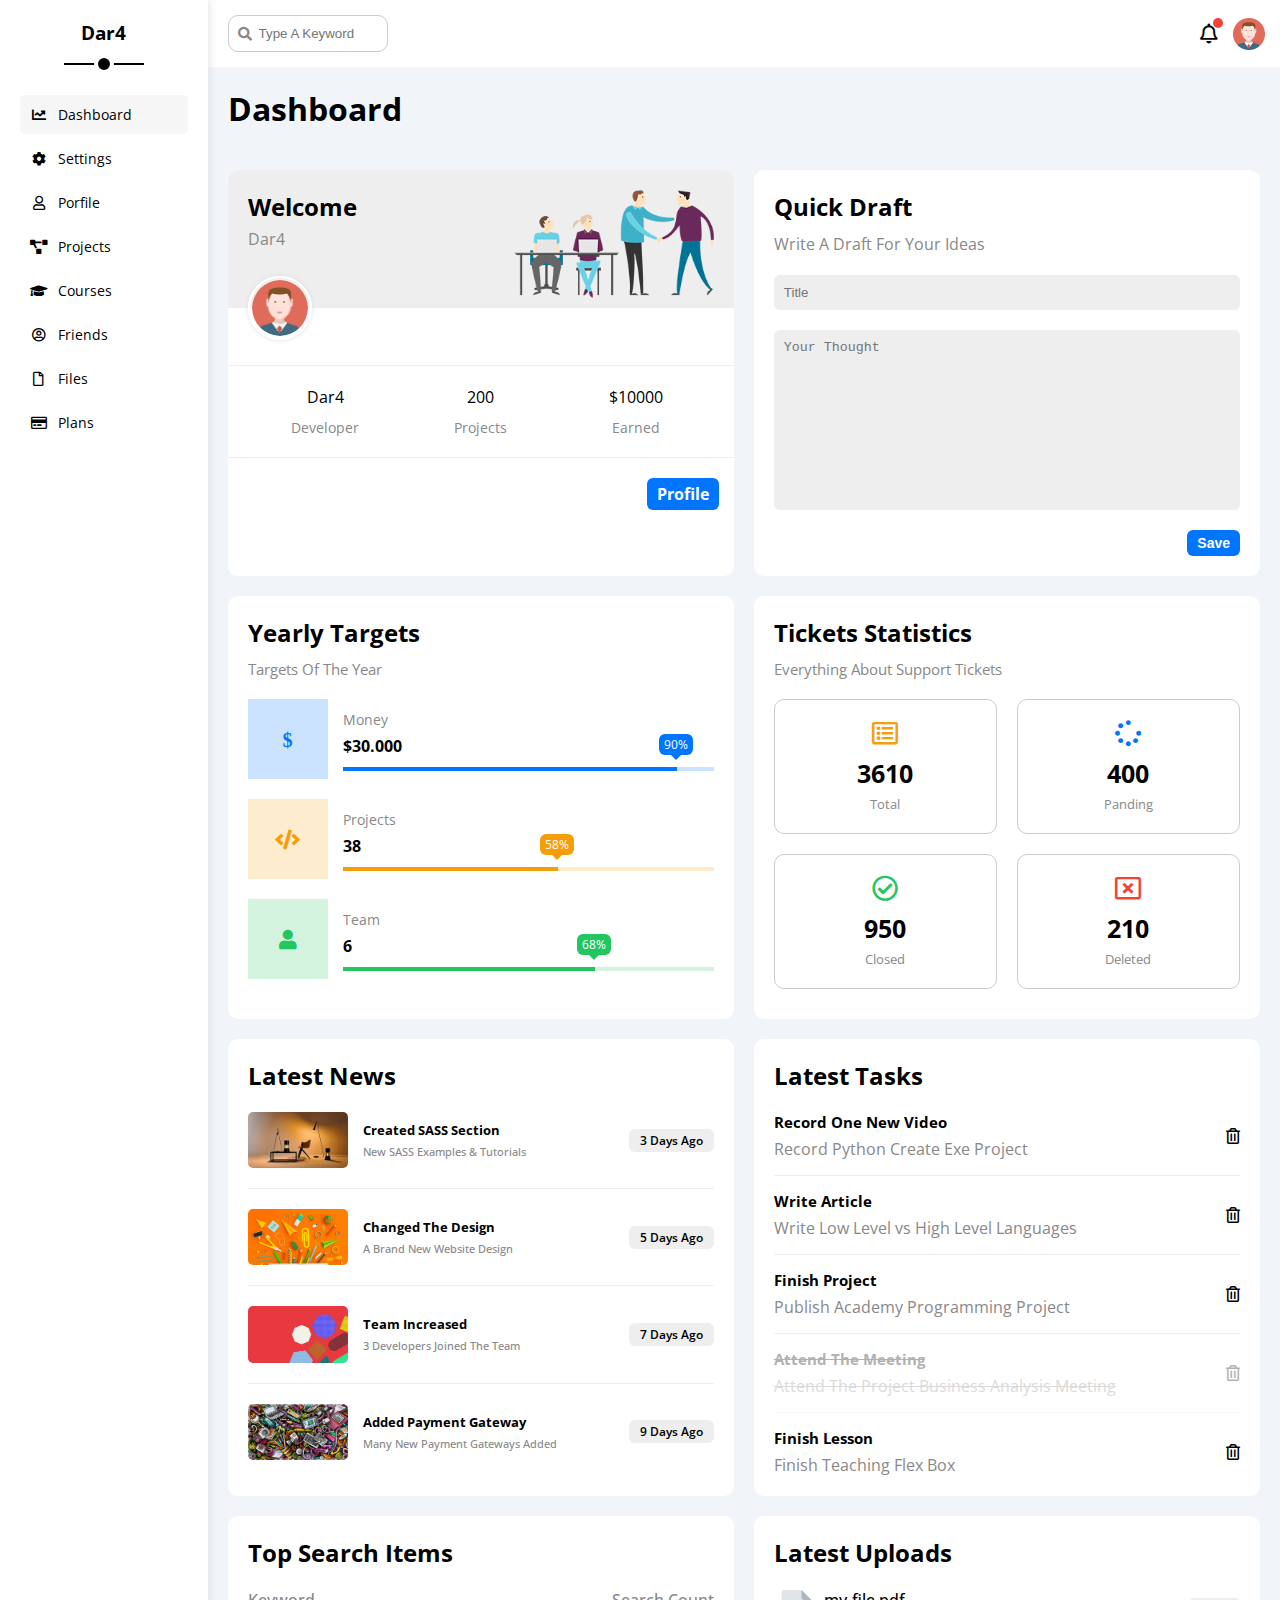
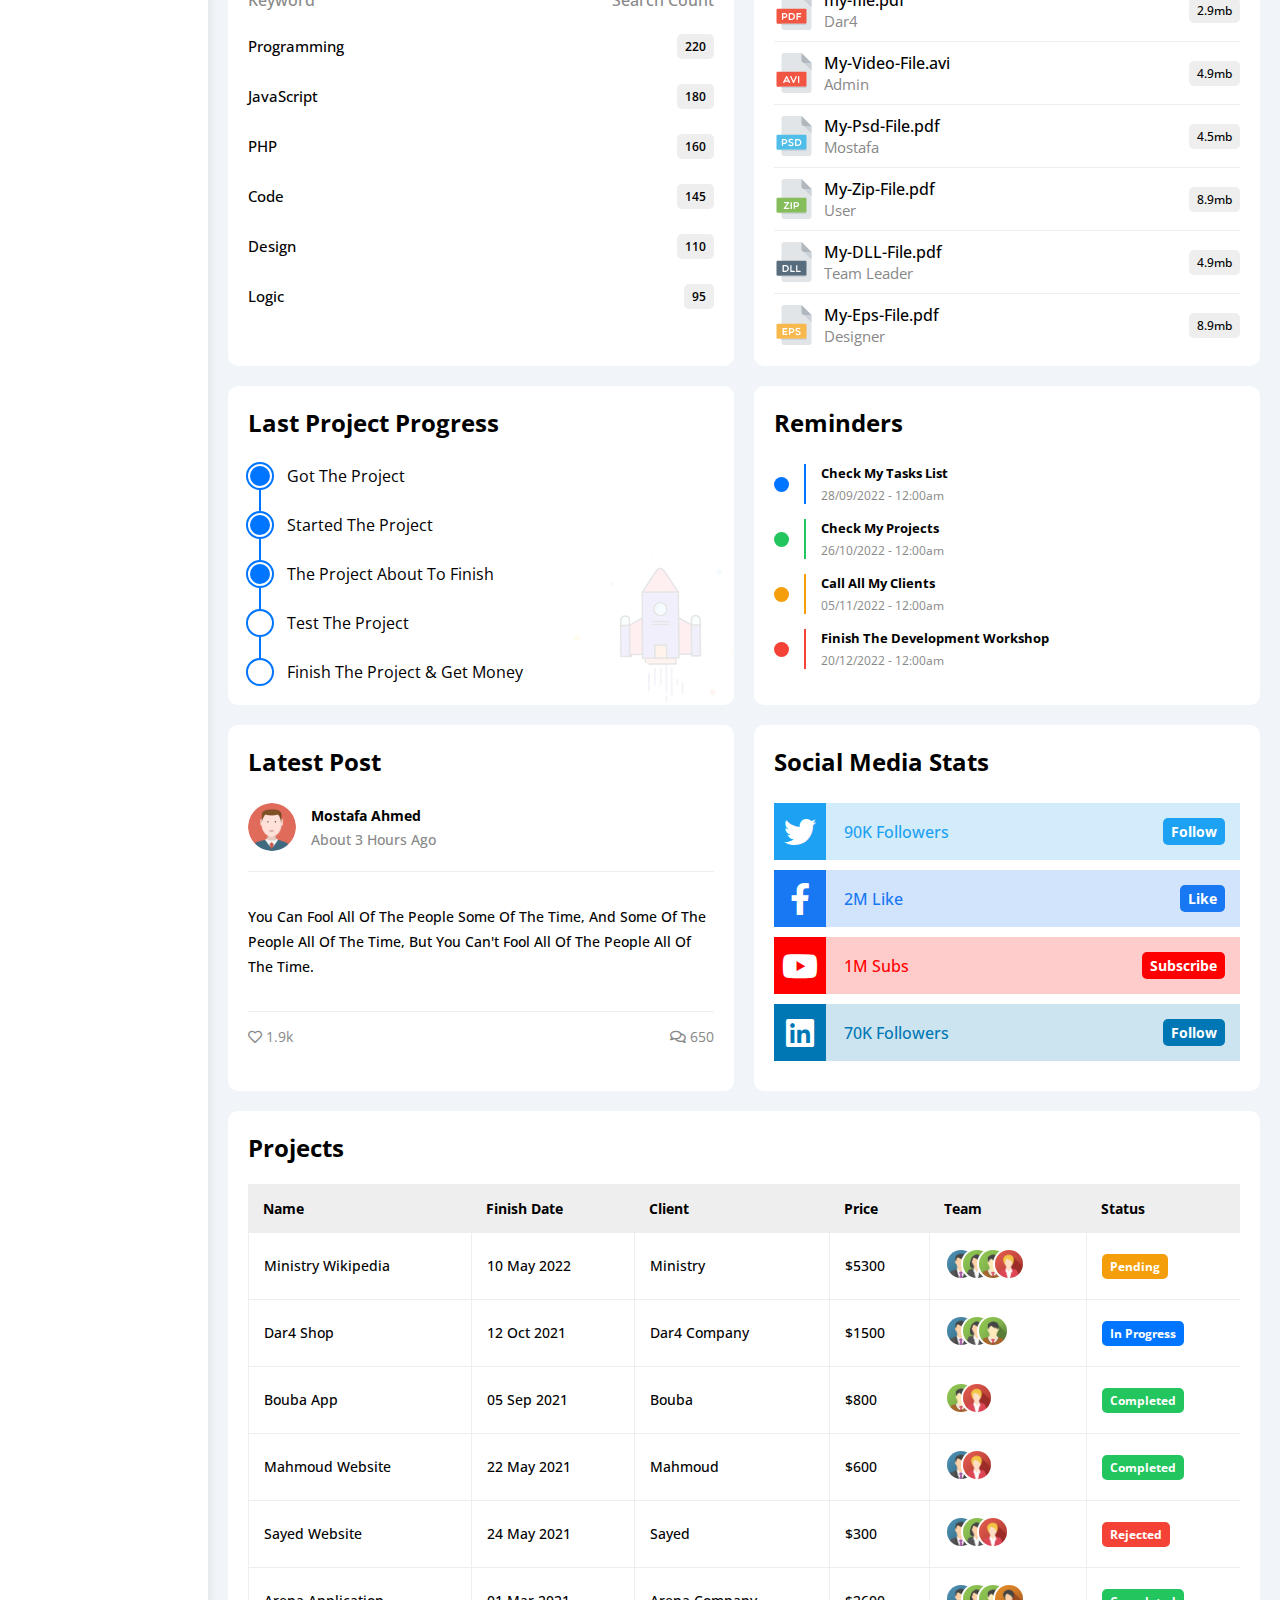
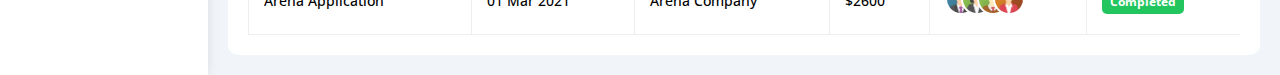
<file: index.html>
<!DOCTYPE html>
<html lang="en">
  <head>
    <meta charset="UTF-8">
    <meta http-equiv="X-UA-Compatible" content="IE=edge">
    <meta name="viewport" content="width=device-width, initial-scale=1.0">
    <title>Dashboard</title>
    <link rel="stylesheet" href="css/master.css">
    <link rel="stylesheet" href="css/all.min.css">
    <link rel="preconnect" href="https://fonts.googleapis.com">
    <link rel="preconnect" href="https://fonts.gstatic.com" crossorigin>
    <link href="https://fonts.googleapis.com/css2?family=Open+Sans:wght@300;400;500;600;700;800&display=swap" rel="stylesheet"> 
  </head>

  <body>
    <div class="page">
      <div class="sidebar">
        <h3>
          Dar4
        </h3>
        <ul>
          <li>
            <a class="active" href="index.html">
              <i class="fa-solid fa-chart-line fa-fw"></i>
              <span>Dashboard</span>
            </a>
          </li>
          <li>
            <a href="settings.html">
              <i class="fa-solid fa-gear fa-fw"></i>
              <span>Settings</span>
            </a>
          </li>
          <li>
            <a href="porfile.html">
              <i class="fa-regular fa-user fa-fw"></i>
              <span>Porfile</span>
            </a>
          </li>
          <li>
            <a href="projects.html">
              <i class="fa-solid fa-diagram-project fa-fw"></i>
              <span>Projects</span>
            </a>
          </li>
          <li>
            <a href="courses.html">
              <i class="fa-solid fa-graduation-cap fa-fw"></i>
              <span>Courses</span>
            </a> 
          </li>
          <li>
            <a href="friends.html">
              <i class="fa-regular fa-circle-user fa-fw"></i>
              <span>Friends</span>
            </a>
          </li>
          <li>
            <a href="files.html">
              <i class="fa-regular fa-file fa-fw"></i>
              <span>Files</span>
            </a>
          </li>
          <li>
            <a href="plans.html">
              <i class="fa-regular fa-credit-card fa-fw"></i>
              <span>Plans</span>
            </a>
          </li>
        </ul>
      </div>
      <div class="content">
        <div class="head">
          <div class="search">
            <input type="search" placeholder="Type A Keyword">
          </div>
          <div class="icons">
            <span class="notification">
              <i class="fa-regular fa-bell fa-lg"></i>
            </span>
            <img src="imgs/avatar.png" alt="">
          </div>
        </div>
        <h1>Dashboard</h1>
        <div class="wrapper">
          <div class="welcome">
            <div class="intro">
              <div>
                <h2>
                  Welcome
                </h2>
                <p>
                  Dar4
                </p>
              </div>
              <img src="imgs/welcome.png" alt="">
            </div>
            <img src="imgs/avatar.png" alt="" class="avatar">
            <div class="body">
              <div>Dar4 <span>Developer</span></div>
              <div>200 <span>Projects</span></div>
              <div>$10000 <span>Earned</span></div>
            </div>
            <a href="profile.html" class="visit">
              Profile
            </a>
          </div>
          <div class="quick-draft">
            <h2>Quick Draft</h2>
            <p>Write A Draft For Your Ideas</p>
            <form>
              <input type="text" placeholder="Title">
              <textarea placeholder="Your Thought"></textarea>
              <input type="submit" value="Save">
            </form>
          </div>
          <div class="targets">
            <h2>Yearly Targets</h2>
            <p>Targets Of The Year</p>
            <div class="target-row blue">
              <div class="icon">
                <i class="fa-solid fa-dollar-sign fa-lg"></i>
              </div>
              <div class="details">
                <span class="money">Money</span>
                <span class="number">$30.000</span>
                <div class="progress">
                  <span class="blue" style="width: 90%">
                    <span class="percentage">90%</span>
                  </span>
                </div>
              </div>
            </div>
            <div class="target-row orange">
              <div class="icon">
                <i class="fa-solid fa-code fa-lg"></i>
              </div>
              <div class="details">
                <span class="money">Projects</span>
                <span class="number">38</span>
                <div class="progress">
                  <span class="cust-width orange" style="width: 58%">
                    <span class="percentage">58%</span>
                  </span>
                </div>
              </div>
            </div>
            <div class="target-row green">
              <div class="icon">
                <i class="fa-solid fa-user fa-lg"></i>
              </div>
              <div class="details">
                <span class="money">Team</span>
                <span class="number">6</span>
                <div class="progress">
                  <span class="green" style="width: 68%">
                    <span class="percentage">68%</span>
                  </span>
                </div>
              </div>
            </div>
          </div>
          <div class="tickets">
            <h2>
              Tickets Statistics
            </h2>
            <p>
              Everything About Support Tickets
            </p>
            <div>
              <div class="box">
                <i class="fa-regular fa-rectangle-list fa-2x orange"></i>
                <span>3610</span>
                Total
              </div>
              <div class="box">
                <i class="fa-solid fa-spinner fa-2x blue"></i>
                <span>400</span>
                Panding
              </div>
              <div class="box">
                <i class="fa-regular fa-circle-check fa-2x green"></i>
                <span>950</span>
                Closed
              </div>
              <div class="box">
                <i class="fa-regular fa-rectangle-xmark fa-2x red"></i>
                <span>210</span>
                Deleted
              </div>
            </div>
          </div>
          <div class="latest-news">
            <h2>Latest News</h2>
            <div class="news-row">
              <img src="imgs/news-01.png" alt="">
              <div class="info">
                <h3>Created SASS Section</h3>
                <p>New SASS Examples & Tutorials</p>
              </div>
              <div class="lable">
                3 Days Ago
              </div>
            </div>
            <div class="news-row">
              <img src="imgs/news-02.png" alt="">
              <div class="info">
                <h3>Changed The Design</h3>
                <p>A Brand New Website Design</p>
              </div>
              <div class="lable">
                5 Days Ago
              </div>
            </div>
            <div class="news-row">
              <img src="imgs/news-03.png" alt="">
              <div class="info">
                <h3>Team Increased</h3>
                <p>3 Developers Joined The Team</p>
              </div>
              <div class="lable">
                7 Days Ago
              </div>
            </div>
            <div class="news-row">
              <img src="imgs/news-04.png" alt="">
              <div class="info">
                <h3>Added Payment Gateway</h3>
                <p>Many New Payment Gateways Added</p>
              </div>
              <div class="lable">
                9 Days Ago
              </div>
            </div>
          </div>
          <div class="tasks">
            <h2>Latest Tasks</h2>
            <div class="task-row">
              <div class="info">
                <h3>Record One New Video</h3>
                <p>Record Python Create Exe Project</p>
              </div>
              <i class="fa-regular fa-trash-can delete"></i>
            </div>
            <div class="task-row">
              <div class="info">
                <h3>Write Article</h3>
                <p>Write Low Level vs High Level Languages</p>
              </div>
              <i class="fa-regular fa-trash-can delete"></i>
            </div>
            <div class="task-row">
              <div class="info">
                <h3>Finish Project</h3>
                <p>Publish Academy Programming Project</p>
              </div>
              <i class="fa-regular fa-trash-can delete"></i>
            </div>
            <div class="task-row del">
              <div class="info">
                <h3><del>Attend The Meeting</del></h3>
                <p><del>Attend The Project Business Analysis Meeting</del></p>
              </div>
              <i class="fa-regular fa-trash-can delete"></i>
            </div>
            <div class="task-row">
              <div class="info">
                <h3>Finish Lesson</h3>
                <p>Finish Teaching Flex Box</p>
              </div>
              <i class="fa-regular fa-trash-can delete"></i>
            </div>
          </div>
          <div class="search-items">
            <h2>Top Search Items</h2>
            <div class="items-head">
              <p>Keyword</p>
              <span>Search Count</span>
            </div>
            <div class="search-row">
              <h3>Programming</h3>
              <p>220</p>
            </div>
            <div class="search-row">
              <h3>JavaScript</h3>
              <p>180</p>
            </div>
            <div class="search-row">
              <h3>PHP</h3>
              <p>160</p>
            </div>
            <div class="search-row">
              <h3>Code</h3>
              <p>145</p>
            </div>
            <div class="search-row">
              <h3>Design</h3>
              <p>110</p>
            </div>
            <div class="search-row">
              <h3>Logic</h3>
              <p>95</p>
            </div>
          </div>
          <div class="latest-uploads">
            <h2>Latest Uploads</h2>
            <ul>
              <li>
                <div class="left">
                  <img src="imgs/pdf.svg" alt="">
                  <div class="info">
                    <h3>my-file.pdf</h3>
                    <p>Dar4</p>
                  </div>
                </div>
                <div class="size">
                  2.9mb
                </div>
              </li>
              <li>
                <div class="left">
                  <img src="imgs/avi.svg" alt="">
                  <div class="info">
                    <h3>My-Video-File.avi</h3>
                    <p>Admin</p>
                  </div>
                </div>
                <div class="size">
                  4.9mb
                </div>
              </li>
              <li>
                <div class="left">
                  <img src="imgs/psd.svg" alt="">
                  <div class="info">
                    <h3>My-Psd-File.pdf</h3>
                    <p>Mostafa</p>
                  </div>
                </div>
                <div class="size">
                  4.5mb
                </div>
              </li>
              <li>
                <div class="left">
                  <img src="imgs/zip.svg" alt="">
                  <div class="info">
                    <h3>My-Zip-File.pdf</h3>
                    <p>User</p>
                  </div>
                </div>
                <div class="size">
                  8.9mb
                </div>
              </li>
              <li>
                <div class="left">
                  <img src="imgs/dll.svg" alt="">
                  <div class="info">
                    <h3>My-DLL-File.pdf</h3>
                    <p>Team Leader</p>
                  </div>
                </div>
                <div class="size">
                  4.9mb
                </div>
              </li>
              <li>
                <div class="left">
                  <img src="imgs/eps.svg" alt="">
                  <div class="info">
                    <h3>My-Eps-File.pdf</h3>
                    <p>Designer</p>
                  </div>
                </div>
                <div class="size">
                  8.9mb
                </div>
              </li>
            </ul>
          </div>
          <div class="last-project">
            <h2>Last Project Progress</h2>
            <ul>
              <li class="done">Got The Project</li>
              <li class="done">Started The Project</li>
              <li class="done">The Project About To Finish</li>
              <li class="current">Test The Project</li>
              <li>Finish The Project & Get Money</li>
            </ul>
            <img src="imgs/project.png" alt="">
          </div>
          <div class="reminders">
            <h2>Reminders</h2>
            <ul>
              <li>
                <span class="key blue"></span>
                <div class="info c-b">
                  <p>Check My Tasks List</p>
                  <span>28/09/2022 - 12:00am</span>
                </div>
              </li>
              <li>
                <span class="key green"></span>
                <div class="info c-g">
                  <p>Check My Projects</p>
                  <span>26/10/2022 - 12:00am</span>
                </div>
              </li>
              <li>
                <span class="key orange"></span>
                <div class="info c-o">
                  <p>Call All My Clients</p>
                  <span>05/11/2022 - 12:00am</span>
                </div>
              </li>
              <li>
                <span class="key red"></span>
                <div class="info c-r">
                  <p>Finish The Development Workshop</p>
                  <span>20/12/2022 - 12:00am</span>
                </div>
              </li>
            </ul>
          </div>
          <div class="latest-post">
            <h2>Latest Post</h2>
            <div class="top">
              <img class="avatar" src="imgs/avatar.png" alt="">
              <div class="info">
                <span class="name">Mostafa Ahmed</span>
                <span class="date">About 3 Hours Ago</span>
              </div>
            </div>
            <div class="post-content">
              You Can Fool All Of The People Some Of The Time,
              And Some Of The People All Of The Time,
              But You Can't Fool All Of The People All Of The Time.
            </div>
            <div class="post-stats">
              <div>
                <i class="fa-regular fa-heart"></i>
                <span>1.9k</span>
              </div>
              <div>
                <i class="fa-regular fa-comments"></i>
                <span>650</span>
              </div>
            </div>
          </div>
          <div class="social-media">
            <h2>Social Media Stats</h2>
            <div class="box twitter">
              <i class="fa-brands fa-twitter fa-2x"></i>
              <span>90K Followers</span>
              <a href="#">Follow</a>
            </div>
            <div class="box facebook">
              <i class="fa-brands fa-facebook-f fa-2x"></i>
              <span>2M Like</span>
              <a href="#">Like</a>
            </div>
            <div class="box youtube">
              <i class="fa-brands fa-youtube fa-2x"></i>
              <span>1M Subs</span>
              <a href="#">Subscribe</a>
            </div>
            <div class="box linkedin">
              <i class="fa-brands fa-linkedin fa-2x"></i>
              <span>70K Followers</span>
              <a href="#">Follow</a>
            </div>
          </div>
        </div>
        <div class="projects">
          <h2>Projects</h2>
          <div class="responsive-table">
            <table>
              <thead>
                <tr>
                  <td>Name</td>
                  <td>Finish Date</td>
                  <td>Client</td>
                  <td>Price</td>
                  <td>Team</td>
                  <td>Status</td>
                </tr>
              </thead>
              <tbody>
                <tr>
                  <td>Ministry Wikipedia</td>
                  <td>10 May 2022</td>
                  <td>Ministry</td>
                  <td>$5300</td>
                  <td class="imags">
                    <img src="imgs/team-01.png" alt="">
                    <img src="imgs/team-02.png" alt="">
                    <img src="imgs/team-03.png" alt="">
                    <img src="imgs/team-05.png" alt="">
                  </td>
                  <td>
                    <span class="label orange">Pending</span>
                  </td>
                </tr>
                <tr>
                  <td>Dar4 Shop</td>
                  <td>12 Oct 2021</td>
                  <td>Dar4 Company</td>
                  <td>$1500</td>
                  <td class="imags">
                    <img src="imgs/team-01.png" alt="">
                    <img src="imgs/team-02.png" alt="">
                    <img src="imgs/team-03.png" alt="">
                  </td>
                  <td>
                    <span class="label blue">In Progress</span>
                  </td>
                </tr>
                <tr>
                  <td>Bouba App</td>
                  <td>05 Sep 2021</td>
                  <td>Bouba</td>
                  <td>$800</td>
                  <td class="imags">
                    <img src="imgs/team-03.png" alt="">
                    <img src="imgs/team-05.png" alt="">
                  </td>
                  <td>
                    <span class="label green">Completed</span>
                  </td>
                </tr>
                <tr>
                  <td>Mahmoud Website</td>
                  <td>22 May 2021</td>
                  <td>Mahmoud</td>
                  <td>$600</td>
                  <td class="imags">
                    <img src="imgs/team-01.png" alt="">
                    <img src="imgs/team-05.png" alt="">
                  </td>
                  <td>
                    <span class="label green">Completed</span>
                  </td>
                </tr>
                <tr>
                  <td>Sayed Website</td>
                  <td>24 May 2021</td>
                  <td>Sayed</td>
                  <td>$300</td>
                  <td class="imags">
                    <img src="imgs/team-01.png" alt="">
                    <img src="imgs/team-02.png" alt="">
                    <img src="imgs/team-05.png" alt="">
                  </td>
                  <td>
                    <span class="label red">Rejected</span>
                  </td>
                </tr>
                <tr>
                  <td>Arena Application</td>
                  <td>01 Mar 2021</td>
                  <td>Arena Company</td>
                  <td>$2600</td>
                  <td class="imags">
                    <img src="imgs/team-01.png" alt="">
                    <img src="imgs/team-02.png" alt="">
                    <img src="imgs/team-03.png" alt="">
                    <img src="imgs/team-04.png" alt="">
                  <td>
                    <span class="label green">Completed</span>
                  </td>
                </tr>
              </tbody>
            </table>
          </div>
        </div>
      </div>
    </div>
  </body>

</html>
</file>
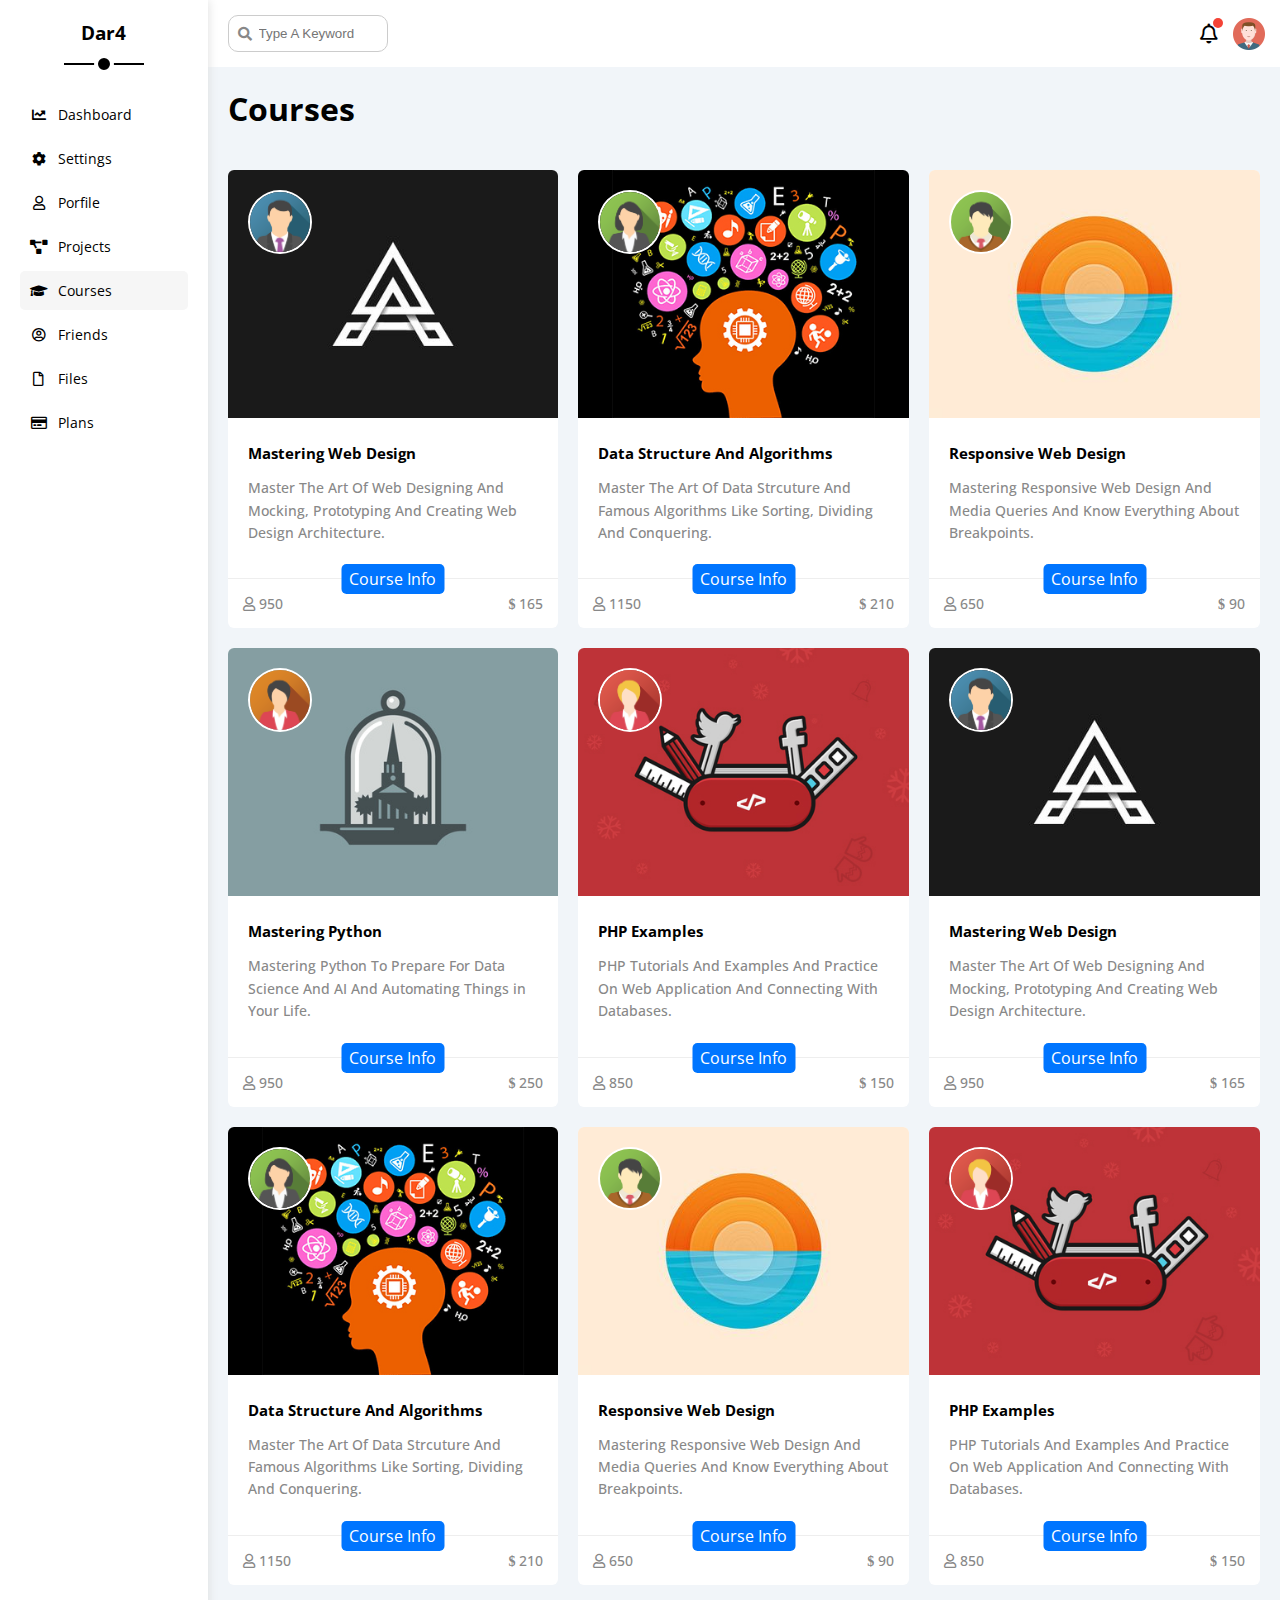
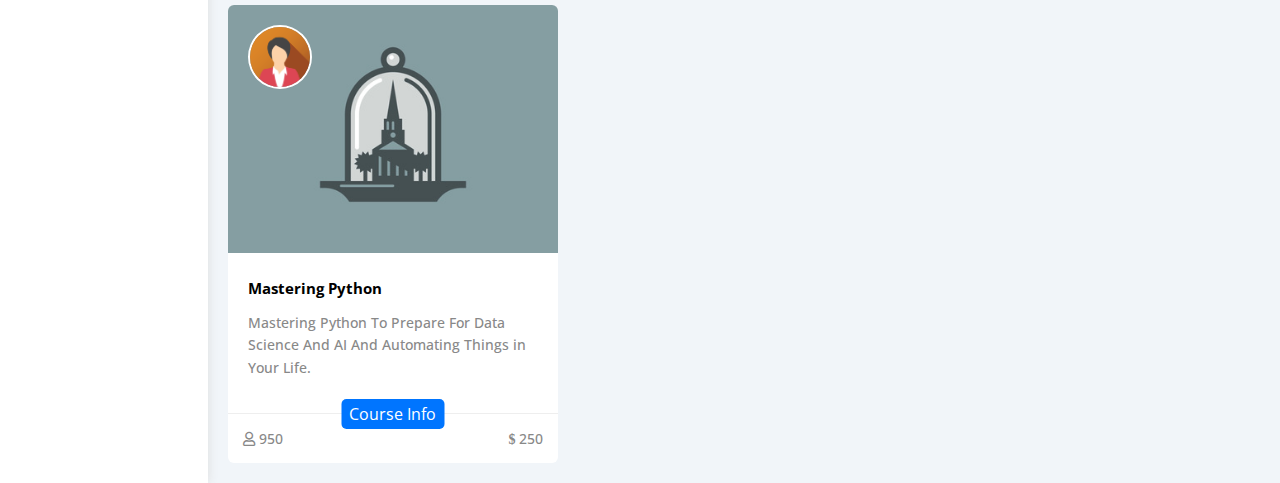
<file: courses.html>
<!DOCTYPE html>
<html lang="en">
  <head>
    <meta charset="UTF-8">
    <meta http-equiv="X-UA-Compatible" content="IE=edge">
    <meta name="viewport" content="width=device-width, initial-scale=1.0">
    <title>Courses</title>
    <link rel="stylesheet" href="css/master.css">
    <link rel="stylesheet" href="css/all.min.css">
    <link rel="preconnect" href="https://fonts.googleapis.com">
    <link rel="preconnect" href="https://fonts.gstatic.com" crossorigin>
    <link href="https://fonts.googleapis.com/css2?family=Open+Sans:wght@300;400;500;600;700;800&display=swap" rel="stylesheet"> 
  </head>

  <body>
    <div class="page">
      <div class="sidebar">
        <h3>
          Dar4
        </h3>
        <ul>
          <li>
            <a class="" href="index.html">
              <i class="fa-solid fa-chart-line fa-fw"></i>
              <span>Dashboard</span>
            </a>
          </li>
          <li>
            <a href="settings.html">
              <i class="fa-solid fa-gear fa-fw"></i>
              <span>Settings</span>
            </a>
          </li>
          <li>
            <a href="porfile.html">
              <i class="fa-regular fa-user fa-fw"></i>
              <span>Porfile</span>
            </a>
          </li>
          <li>
            <a href="projects.html">
              <i class="fa-solid fa-diagram-project fa-fw"></i>
              <span>Projects</span>
            </a>
          </li>
          <li>
            <a class="active" href="courses.html">
              <i class="fa-solid fa-graduation-cap fa-fw"></i>
              <span>Courses</span>
            </a> 
          </li>
          <li>
            <a href="friends.html">
              <i class="fa-regular fa-circle-user fa-fw"></i>
              <span>Friends</span>
            </a>
          </li>
          <li>
            <a href="files.html">
              <i class="fa-regular fa-file fa-fw"></i>
              <span>Files</span>
            </a>
          </li>
          <li>
            <a href="plans.html">
              <i class="fa-regular fa-credit-card fa-fw"></i>
              <span>Plans</span>
            </a>
          </li>
        </ul>
      </div>
      <div class="content">
        <div class="head">
          <div class="search">
            <input type="search" placeholder="Type A Keyword">
          </div>
          <div class="icons">
            <span class="notification">
              <i class="fa-regular fa-bell fa-lg"></i>
            </span>
            <img src="imgs/avatar.png" alt="">
          </div>
        </div>
        <h1>Courses</h1>
        <div class="courses-page">
          <div class="course">
            <img class="cover" src="imgs/course-01.jpg" alt="">
            <img class="instructor" src="imgs/team-01.png" alt="">
            <div class="details">
              <h4>Mastering Web Design</h4>
              <p>Master The Art Of Web Designing And Mocking,
                Prototyping And Creating Web Design Architecture.
              </p>
            </div>
            <div class="info">
              <span class="humen">
                <i class="fa-regular fa-user"></i>
                950
              </span>
              <span class="title">Course Info</span>
              <div class="price">
                <i class="fa-solid fa-dollar-sign"></i>
                165
              </div>
            </div>
          </div>
          <div class="course">
            <img class="cover" src="imgs/course-02.jpg" alt="">
            <img class="instructor" src="imgs/team-02.png" alt="">
            <div class="details">
              <h4>Data Structure And Algorithms</h4>
              <p>Master The Art Of Data Strcuture And Famous Algorithms Like Sorting,
                Dividing And Conquering.
              </p>
            </div>
            <div class="info">
              <span class="humen">
                <i class="fa-regular fa-user"></i>
                1150
              </span>
              <span class="title">Course Info</span>
              <div class="price">
                <i class="fa-solid fa-dollar-sign"></i>
                210
              </div>
            </div>
          </div>
          <div class="course">
            <img class="cover" src="imgs/course-03.jpg" alt="">
            <img class="instructor" src="imgs/team-03.png" alt="">
            <div class="details">
              <h4>Responsive Web Design</h4>
              <p>Mastering Responsive Web Design And Media Queries And Know Everything About Breakpoints.</p>
            </div>
            <div class="info">
              <span class="humen">
                <i class="fa-regular fa-user"></i>
                650
              </span>
              <span class="title">Course Info</span>
              <div class="price">
                <i class="fa-solid fa-dollar-sign"></i>
                90
              </div>
            </div>
          </div>
          <div class="course">
            <img class="cover" src="imgs/course-04.jpg" alt="">
            <img class="instructor" src="imgs/team-04.png" alt="">
            <div class="details">
              <h4>Mastering Python</h4>
              <p>Mastering Python To Prepare For Data Science And AI And Automating Things in Your Life.</p>
            </div>
            <div class="info">
              <span class="humen">
                <i class="fa-regular fa-user"></i>
                950
              </span>
              <span class="title">Course Info</span>
              <div class="price">
                <i class="fa-solid fa-dollar-sign"></i>
                250
              </div>
            </div>
          </div>
          <div class="course">
            <img class="cover" src="imgs/course-05.jpg" alt="">
            <img class="instructor" src="imgs/team-05.png" alt="">
            <div class="details">
              <h4>PHP Examples</h4>
              <p>PHP Tutorials And Examples And Practice On Web Application And Connecting With Databases.</p>
            </div>
            <div class="info">
              <span class="humen">
                <i class="fa-regular fa-user"></i>
                850
              </span>
              <span class="title">Course Info</span>
              <div class="price">
                <i class="fa-solid fa-dollar-sign"></i>
                150
              </div>
            </div>
          </div>
          <div class="course">
            <img class="cover" src="imgs/course-01.jpg" alt="">
            <img class="instructor" src="imgs/team-01.png" alt="">
            <div class="details">
              <h4>Mastering Web Design</h4>
              <p>Master The Art Of Web Designing And Mocking,
                Prototyping And Creating Web Design Architecture.
              </p>
            </div>
            <div class="info">
              <span class="humen">
                <i class="fa-regular fa-user"></i>
                950
              </span>
              <span class="title">Course Info</span>
              <div class="price">
                <i class="fa-solid fa-dollar-sign"></i>
                165
              </div>
            </div>
          </div>
          <div class="course">
            <img class="cover" src="imgs/course-02.jpg" alt="">
            <img class="instructor" src="imgs/team-02.png" alt="">
            <div class="details">
              <h4>Data Structure And Algorithms</h4>
              <p>Master The Art Of Data Strcuture And Famous Algorithms Like Sorting,
                Dividing And Conquering.
              </p>
            </div>
            <div class="info">
              <span class="humen">
                <i class="fa-regular fa-user"></i>
                1150
              </span>
              <span class="title">Course Info</span>
              <div class="price">
                <i class="fa-solid fa-dollar-sign"></i>
                210
              </div>
            </div>
          </div>
          <div class="course">
            <img class="cover" src="imgs/course-03.jpg" alt="">
            <img class="instructor" src="imgs/team-03.png" alt="">
            <div class="details">
              <h4>Responsive Web Design</h4>
              <p>Mastering Responsive Web Design And Media Queries And Know Everything About Breakpoints.</p>
            </div>
            <div class="info">
              <span class="humen">
                <i class="fa-regular fa-user"></i>
                650
              </span>
              <span class="title">Course Info</span>
              <div class="price">
                <i class="fa-solid fa-dollar-sign"></i>
                90
              </div>
            </div>
          </div>
          <div class="course">
            <img class="cover" src="imgs/course-05.jpg" alt="">
            <img class="instructor" src="imgs/team-05.png" alt="">
            <div class="details">
              <h4>PHP Examples</h4>
              <p>PHP Tutorials And Examples And Practice On Web Application And Connecting With Databases.</p>
            </div>
            <div class="info">
              <span class="humen">
                <i class="fa-regular fa-user"></i>
                850
              </span>
              <span class="title">Course Info</span>
              <div class="price">
                <i class="fa-solid fa-dollar-sign"></i>
                150
              </div>
            </div>
          </div>
          <div class="course">
            <img class="cover" src="imgs/course-04.jpg" alt="">
            <img class="instructor" src="imgs/team-04.png" alt="">
            <div class="details">
              <h4>Mastering Python</h4>
              <p>Mastering Python To Prepare For Data Science And AI And Automating Things in Your Life.</p>
            </div>
            <div class="info">
              <span class="humen">
                <i class="fa-regular fa-user"></i>
                950
              </span>
              <span class="title">Course Info</span>
              <div class="price">
                <i class="fa-solid fa-dollar-sign"></i>
                250
              </div>
            </div>
          </div>
        </div>
      </div>
    </div>
  </body>

</html>
</file>
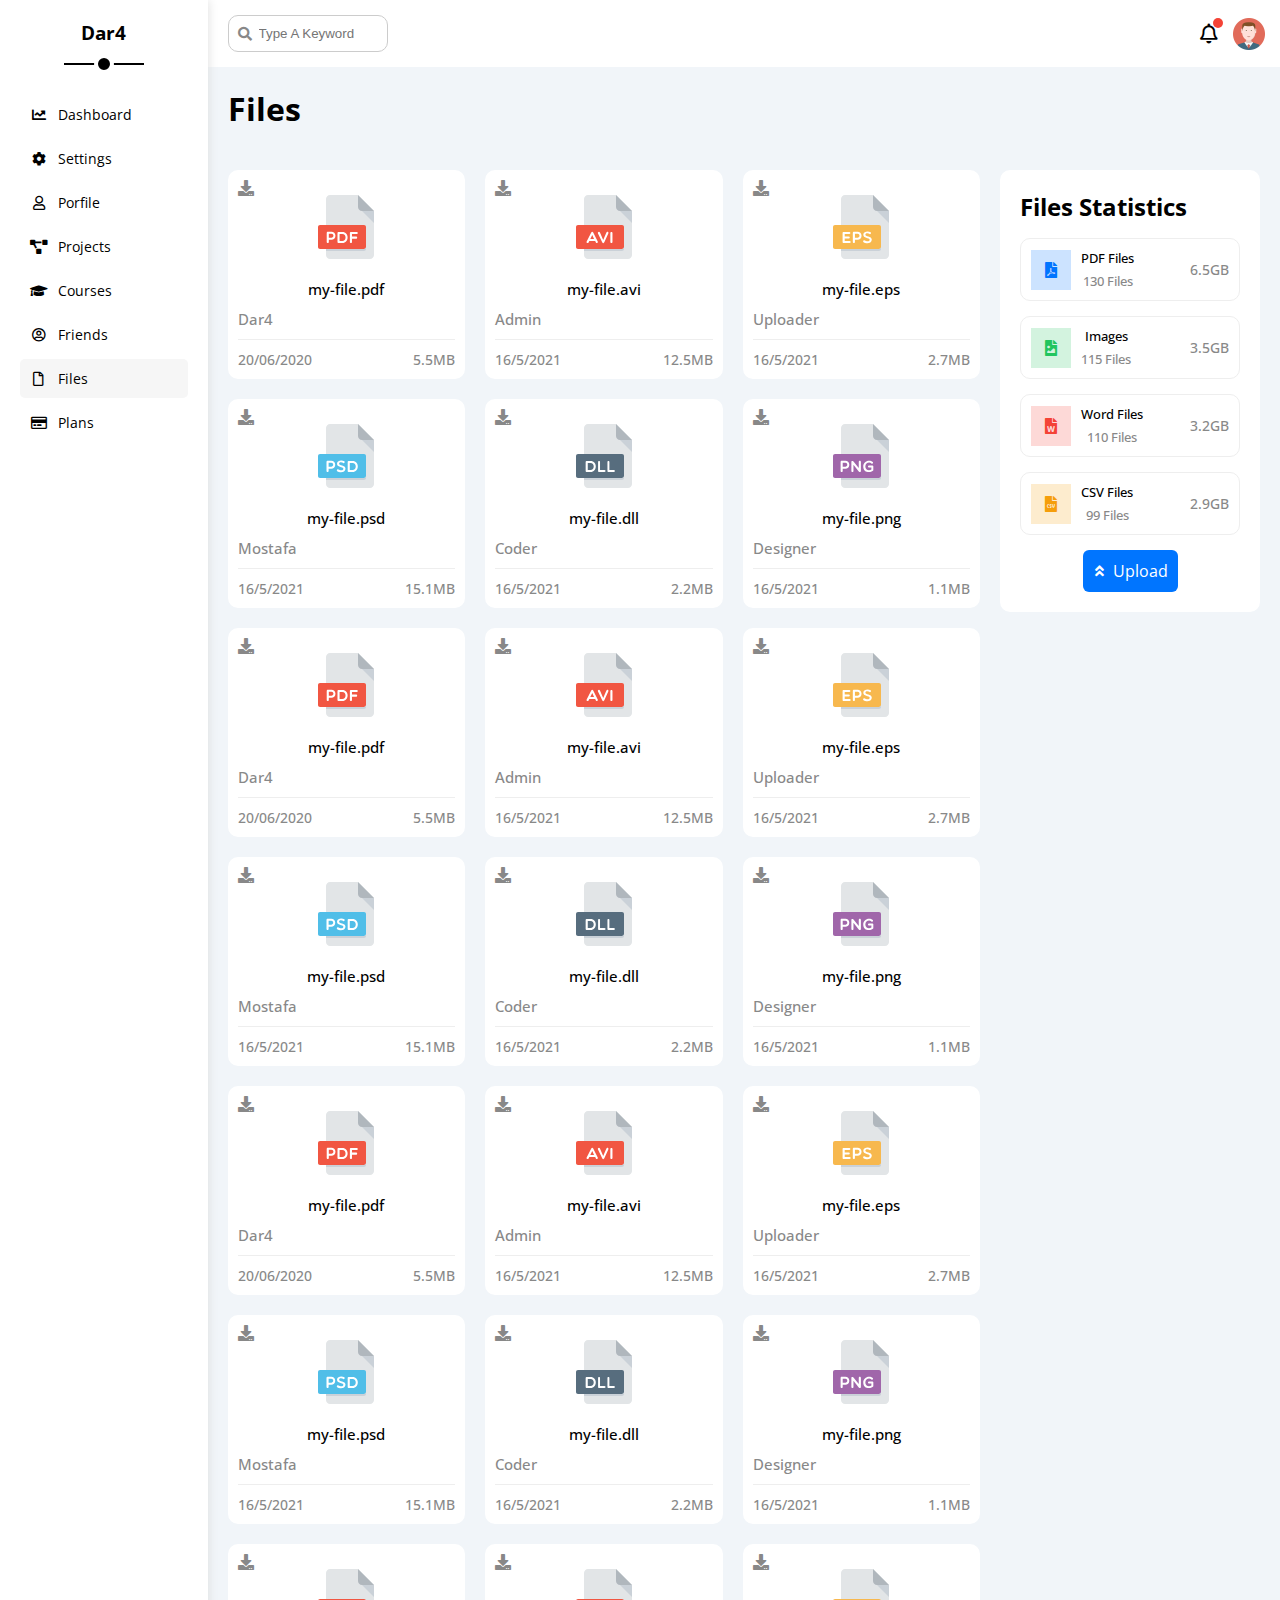
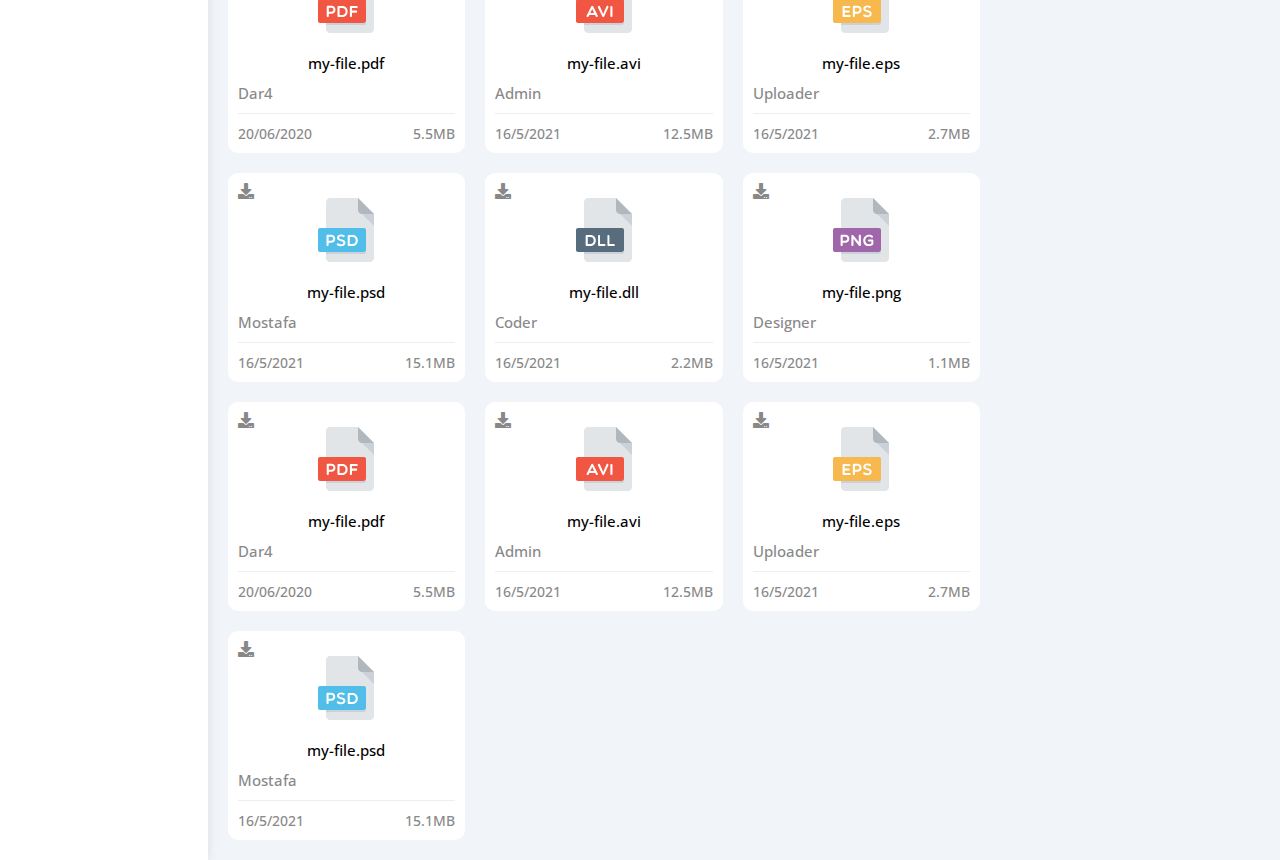
<file: files.html>
<!DOCTYPE html>
<html lang="en">
  <head>
    <meta charset="UTF-8">
    <meta http-equiv="X-UA-Compatible" content="IE=edge">
    <meta name="viewport" content="width=device-width, initial-scale=1.0">
    <title>Files</title>
    <link rel="stylesheet" href="css/master.css">
    <link rel="stylesheet" href="css/all.min.css">
    <link rel="preconnect" href="https://fonts.googleapis.com">
    <link rel="preconnect" href="https://fonts.gstatic.com" crossorigin>
    <link href="https://fonts.googleapis.com/css2?family=Open+Sans:wght@300;400;500;600;700;800&display=swap" rel="stylesheet"> 
  </head>

  <body>
    <div class="page">
      <div class="sidebar">
        <h3>
          Dar4
        </h3>
        <ul>
          <li>
            <a class="" href="index.html">
              <i class="fa-solid fa-chart-line fa-fw"></i>
              <span>Dashboard</span>
            </a>
          </li>
          <li>
            <a href="settings.html">
              <i class="fa-solid fa-gear fa-fw"></i>
              <span>Settings</span>
            </a>
          </li>
          <li>
            <a href="porfile.html">
              <i class="fa-regular fa-user fa-fw"></i>
              <span>Porfile</span>
            </a>
          </li>
          <li>
            <a href="projects.html">
              <i class="fa-solid fa-diagram-project fa-fw"></i>
              <span>Projects</span>
            </a>
          </li>
          <li>
            <a href="courses.html">
              <i class="fa-solid fa-graduation-cap fa-fw"></i>
              <span>Courses</span>
            </a> 
          </li>
          <li>
            <a href="friends.html">
              <i class="fa-regular fa-circle-user fa-fw"></i>
              <span>Friends</span>
            </a>
          </li>
          <li>
            <a class="active" href="files.html">
              <i class="fa-regular fa-file fa-fw"></i>
              <span>Files</span>
            </a>
          </li>
          <li>
            <a href="plans.html">
              <i class="fa-regular fa-credit-card fa-fw"></i>
              <span>Plans</span>
            </a>
          </li>
        </ul>
      </div>
      <div class="content">
        <div class="head">
          <div class="search">
            <input type="search" placeholder="Type A Keyword">
          </div>
          <div class="icons">
            <span class="notification">
              <i class="fa-regular fa-bell fa-lg"></i>
            </span>
            <img src="imgs/avatar.png" alt="">
          </div>
        </div>
        <h1>Files</h1>
        <div class="files-page">
          <div class="files-stats">
            <h2>Files Statistics</h2>
            <div class="info-file">
              <i class="fa-solid fa-file-pdf icon blue"></i>
              <div class="info">
                <span>PDF Files</span>
                <span>130 Files</span>
              </div>
              <div class="size">6.5GB</div>
            </div>
            <div class="info-file">
              <i class="fa-solid fa-file-image icon green"></i>
              <div class="info">
                <span>Images</span>
                <span>115 Files</span>
              </div>
              <div class="size">3.5GB</div>
            </div>
            <div class="info-file">
              <i class="fa-solid fa-file-word icon red"></i>
              <div class="info">
                <span>Word Files</span>
                <span>110 Files</span>
              </div>
              <div class="size">3.2GB</div>
            </div>
            <div class="info-file">
              <i class="fa-solid fa-file-csv icon orange"></i>
              <div class="info">
                <span>CSV Files</span>
                <span>99 Files</span>
              </div>
              <div class="size">2.9GB</div>
            </div>
            <a href="#" class="upload">
              <i class="fa-solid fa-angles-up"></i>
              Upload
            </a>
          </div>
          <div class="files-content">
            <div class="file">
              <i class="fa-solid fa-download"></i>
              <div class="icon">
                <img src="imgs/pdf.svg" alt="">
              </div>
              <div class="name">my-file.pdf</div>
              <p>Dar4</p>
              <div class="info">
                <span>20/06/2020</span>
                <span>5.5MB</span>
              </div>
            </div>
            <div class="file">
              <i class="fa-solid fa-download"></i>
              <div class="icon">
                <img src="imgs/avi.svg" alt="">
              </div>
              <div class="name">my-file.avi</div>
              <p>Admin</p>
              <div class="info">
                <span>16/5/2021</span>
                <span>12.5MB</span>
              </div>
            </div>
            <div class="file">
              <i class="fa-solid fa-download"></i>
              <div class="icon">
                <img src="imgs/eps.svg" alt="">
              </div>
              <div class="name">my-file.eps</div>
              <p>Uploader</p>
              <div class="info">
                <span>16/5/2021</span>
                <span>2.7MB</span>
              </div>
            </div>
            <div class="file">
              <i class="fa-solid fa-download"></i>
              <div class="icon">
                <img src="imgs/psd.svg" alt="">
              </div>
              <div class="name">my-file.psd</div>
              <p>Mostafa</p>
              <div class="info">
                <span>16/5/2021</span>
                <span>15.1MB</span>
              </div>
            </div>
            <div class="file">
              <i class="fa-solid fa-download"></i>
              <div class="icon">
                <img src="imgs/dll.svg" alt="">
              </div>
              <div class="name">my-file.dll</div>
              <p>Coder</p>
              <div class="info">
                <span>16/5/2021</span>
                <span>2.2MB</span>
              </div>
            </div>
            <div class="file">
              <i class="fa-solid fa-download"></i>
              <div class="icon">
                <img src="imgs/png.svg" alt="">
              </div>
              <div class="name">my-file.png</div>
              <p>Designer</p>
              <div class="info">
                <span>16/5/2021</span>
                <span>1.1MB</span>
              </div>
            </div>
            <div class="file">
              <i class="fa-solid fa-download"></i>
              <div class="icon">
                <img src="imgs/pdf.svg" alt="">
              </div>
              <div class="name">my-file.pdf</div>
              <p>Dar4</p>
              <div class="info">
                <span>20/06/2020</span>
                <span>5.5MB</span>
              </div>
            </div>
            <div class="file">
              <i class="fa-solid fa-download"></i>
              <div class="icon">
                <img src="imgs/avi.svg" alt="">
              </div>
              <div class="name">my-file.avi</div>
              <p>Admin</p>
              <div class="info">
                <span>16/5/2021</span>
                <span>12.5MB</span>
              </div>
            </div>
            <div class="file">
              <i class="fa-solid fa-download"></i>
              <div class="icon">
                <img src="imgs/eps.svg" alt="">
              </div>
              <div class="name">my-file.eps</div>
              <p>Uploader</p>
              <div class="info">
                <span>16/5/2021</span>
                <span>2.7MB</span>
              </div>
            </div>
            <div class="file">
              <i class="fa-solid fa-download"></i>
              <div class="icon">
                <img src="imgs/psd.svg" alt="">
              </div>
              <div class="name">my-file.psd</div>
              <p>Mostafa</p>
              <div class="info">
                <span>16/5/2021</span>
                <span>15.1MB</span>
              </div>
            </div>
            <div class="file">
              <i class="fa-solid fa-download"></i>
              <div class="icon">
                <img src="imgs/dll.svg" alt="">
              </div>
              <div class="name">my-file.dll</div>
              <p>Coder</p>
              <div class="info">
                <span>16/5/2021</span>
                <span>2.2MB</span>
              </div>
            </div>
            <div class="file">
              <i class="fa-solid fa-download"></i>
              <div class="icon">
                <img src="imgs/png.svg" alt="">
              </div>
              <div class="name">my-file.png</div>
              <p>Designer</p>
              <div class="info">
                <span>16/5/2021</span>
                <span>1.1MB</span>
              </div>
            </div>
            <div class="file">
              <i class="fa-solid fa-download"></i>
              <div class="icon">
                <img src="imgs/pdf.svg" alt="">
              </div>
              <div class="name">my-file.pdf</div>
              <p>Dar4</p>
              <div class="info">
                <span>20/06/2020</span>
                <span>5.5MB</span>
              </div>
            </div>
            <div class="file">
              <i class="fa-solid fa-download"></i>
              <div class="icon">
                <img src="imgs/avi.svg" alt="">
              </div>
              <div class="name">my-file.avi</div>
              <p>Admin</p>
              <div class="info">
                <span>16/5/2021</span>
                <span>12.5MB</span>
              </div>
            </div>
            <div class="file">
              <i class="fa-solid fa-download"></i>
              <div class="icon">
                <img src="imgs/eps.svg" alt="">
              </div>
              <div class="name">my-file.eps</div>
              <p>Uploader</p>
              <div class="info">
                <span>16/5/2021</span>
                <span>2.7MB</span>
              </div>
            </div>
            <div class="file">
              <i class="fa-solid fa-download"></i>
              <div class="icon">
                <img src="imgs/psd.svg" alt="">
              </div>
              <div class="name">my-file.psd</div>
              <p>Mostafa</p>
              <div class="info">
                <span>16/5/2021</span>
                <span>15.1MB</span>
              </div>
            </div>
            <div class="file">
              <i class="fa-solid fa-download"></i>
              <div class="icon">
                <img src="imgs/dll.svg" alt="">
              </div>
              <div class="name">my-file.dll</div>
              <p>Coder</p>
              <div class="info">
                <span>16/5/2021</span>
                <span>2.2MB</span>
              </div>
            </div>
            <div class="file">
              <i class="fa-solid fa-download"></i>
              <div class="icon">
                <img src="imgs/png.svg" alt="">
              </div>
              <div class="name">my-file.png</div>
              <p>Designer</p>
              <div class="info">
                <span>16/5/2021</span>
                <span>1.1MB</span>
              </div>
            </div>
            <div class="file">
              <i class="fa-solid fa-download"></i>
              <div class="icon">
                <img src="imgs/pdf.svg" alt="">
              </div>
              <div class="name">my-file.pdf</div>
              <p>Dar4</p>
              <div class="info">
                <span>20/06/2020</span>
                <span>5.5MB</span>
              </div>
            </div>
            <div class="file">
              <i class="fa-solid fa-download"></i>
              <div class="icon">
                <img src="imgs/avi.svg" alt="">
              </div>
              <div class="name">my-file.avi</div>
              <p>Admin</p>
              <div class="info">
                <span>16/5/2021</span>
                <span>12.5MB</span>
              </div>
            </div>
            <div class="file">
              <i class="fa-solid fa-download"></i>
              <div class="icon">
                <img src="imgs/eps.svg" alt="">
              </div>
              <div class="name">my-file.eps</div>
              <p>Uploader</p>
              <div class="info">
                <span>16/5/2021</span>
                <span>2.7MB</span>
              </div>
            </div>
            <div class="file">
              <i class="fa-solid fa-download"></i>
              <div class="icon">
                <img src="imgs/psd.svg" alt="">
              </div>
              <div class="name">my-file.psd</div>
              <p>Mostafa</p>
              <div class="info">
                <span>16/5/2021</span>
                <span>15.1MB</span>
              </div>
            </div>
            <div class="file">
              <i class="fa-solid fa-download"></i>
              <div class="icon">
                <img src="imgs/dll.svg" alt="">
              </div>
              <div class="name">my-file.dll</div>
              <p>Coder</p>
              <div class="info">
                <span>16/5/2021</span>
                <span>2.2MB</span>
              </div>
            </div>
            <div class="file">
              <i class="fa-solid fa-download"></i>
              <div class="icon">
                <img src="imgs/png.svg" alt="">
              </div>
              <div class="name">my-file.png</div>
              <p>Designer</p>
              <div class="info">
                <span>16/5/2021</span>
                <span>1.1MB</span>
              </div>
            </div>
            <div class="file">
              <i class="fa-solid fa-download"></i>
              <div class="icon">
                <img src="imgs/pdf.svg" alt="">
              </div>
              <div class="name">my-file.pdf</div>
              <p>Dar4</p>
              <div class="info">
                <span>20/06/2020</span>
                <span>5.5MB</span>
              </div>
            </div>
            <div class="file">
              <i class="fa-solid fa-download"></i>
              <div class="icon">
                <img src="imgs/avi.svg" alt="">
              </div>
              <div class="name">my-file.avi</div>
              <p>Admin</p>
              <div class="info">
                <span>16/5/2021</span>
                <span>12.5MB</span>
              </div>
            </div>
            <div class="file">
              <i class="fa-solid fa-download"></i>
              <div class="icon">
                <img src="imgs/eps.svg" alt="">
              </div>
              <div class="name">my-file.eps</div>
              <p>Uploader</p>
              <div class="info">
                <span>16/5/2021</span>
                <span>2.7MB</span>
              </div>
            </div>
            <div class="file">
              <i class="fa-solid fa-download"></i>
              <div class="icon">
                <img src="imgs/psd.svg" alt="">
              </div>
              <div class="name">my-file.psd</div>
              <p>Mostafa</p>
              <div class="info">
                <span>16/5/2021</span>
                <span>15.1MB</span>
              </div>
            </div>
          </div>
        </div>
      </div>
    </div>
  </body>

</html>
</file>
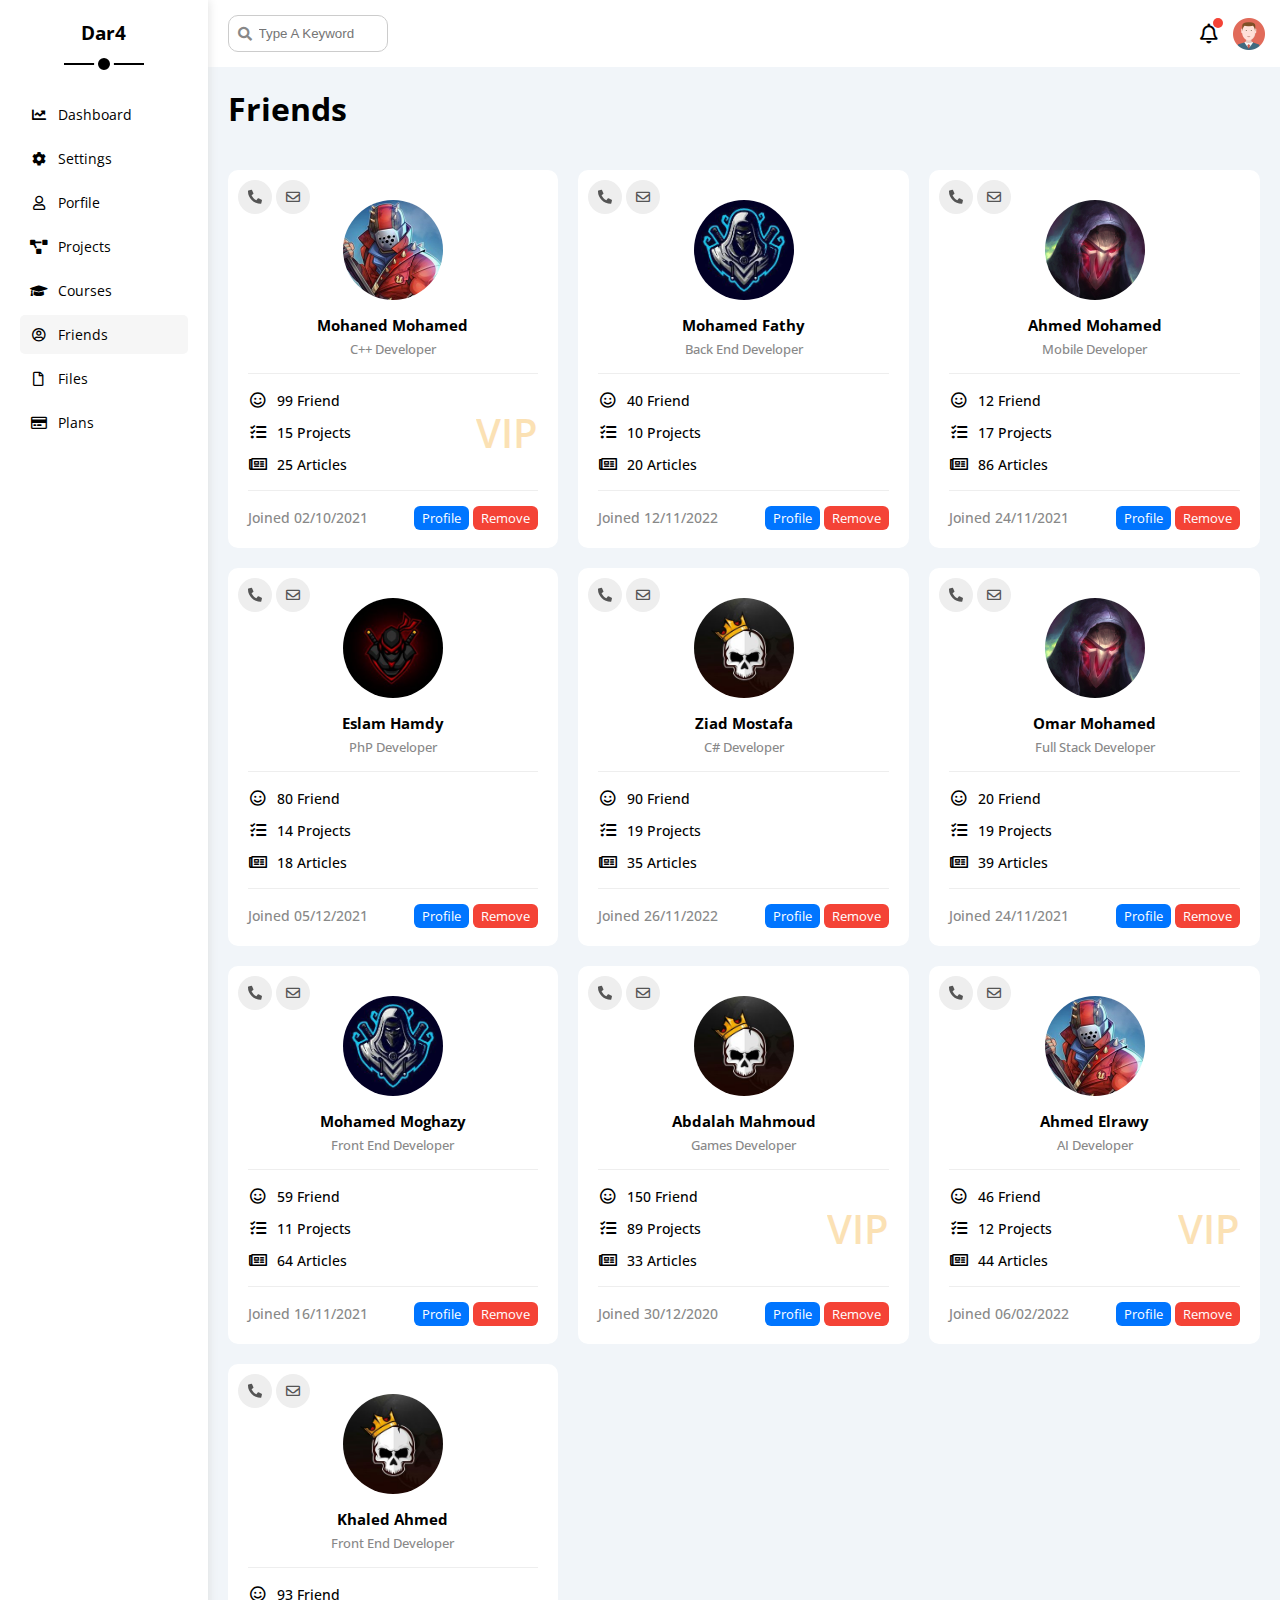
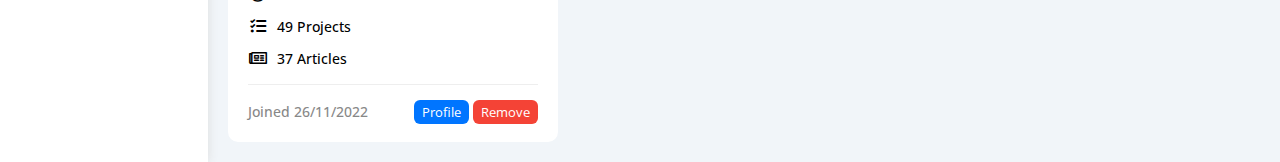
<file: friends.html>
<!DOCTYPE html>
<html lang="en">
  <head>
    <meta charset="UTF-8">
    <meta http-equiv="X-UA-Compatible" content="IE=edge">
    <meta name="viewport" content="width=device-width, initial-scale=1.0">
    <title>Friends</title>
    <link rel="stylesheet" href="css/master.css">
    <link rel="stylesheet" href="css/all.min.css">
    <link rel="preconnect" href="https://fonts.googleapis.com">
    <link rel="preconnect" href="https://fonts.gstatic.com" crossorigin>
    <link href="https://fonts.googleapis.com/css2?family=Open+Sans:wght@300;400;500;600;700;800&display=swap" rel="stylesheet"> 
  </head>

  <body>
    <div class="page">
      <div class="sidebar">
        <h3>
          Dar4
        </h3>
        <ul>
          <li>
            <a class="" href="index.html">
              <i class="fa-solid fa-chart-line fa-fw"></i>
              <span>Dashboard</span>
            </a>
          </li>
          <li>
            <a href="settings.html">
              <i class="fa-solid fa-gear fa-fw"></i>
              <span>Settings</span>
            </a>
          </li>
          <li>
            <a href="porfile.html">
              <i class="fa-regular fa-user fa-fw"></i>
              <span>Porfile</span>
            </a>
          </li>
          <li>
            <a href="projects.html">
              <i class="fa-solid fa-diagram-project fa-fw"></i>
              <span>Projects</span>
            </a>
          </li>
          <li>
            <a href="courses.html">
              <i class="fa-solid fa-graduation-cap fa-fw"></i>
              <span>Courses</span>
            </a> 
          </li>
          <li>
            <a class="active" href="friends.html">
              <i class="fa-regular fa-circle-user fa-fw"></i>
              <span>Friends</span>
            </a>
          </li>
          <li>
            <a href="files.html">
              <i class="fa-regular fa-file fa-fw"></i>
              <span>Files</span>
            </a>
          </li>
          <li>
            <a href="plans.html">
              <i class="fa-regular fa-credit-card fa-fw"></i>
              <span>Plans</span>
            </a>
          </li>
        </ul>
      </div>
      <div class="content">
        <div class="head">
          <div class="search">
            <input type="search" placeholder="Type A Keyword">
          </div>
          <div class="icons">
            <span class="notification">
              <i class="fa-regular fa-bell fa-lg"></i>
            </span>
            <img src="imgs/avatar.png" alt="">
          </div>
        </div>
        <h1>Friends</h1>
        <div class="friends-page">
          <div class="friend">
            <div class="contact">
              <i class="fa-solid fa-phone"></i>
              <i class="fa-regular fa-envelope"></i>
            </div>
            <div class="content">
              <img src="imgs/friend-01.jpg" alt="">
              <h4>Mohaned Mohamed</h4>
              <p>C++ Developer</p>
            </div>
            <div class="icons">
              <div class="icon">
                <i class="fa-regular fa-face-smile fa-fw"></i>
                <span>99 Friend</span>
              </div>
              <div class="icon">
                <i class="fa-solid fa-list-check fa-fw"></i>
                <span>15 Projects</span>
              </div>
              <div class="icon">
                <i class="fa-regular fa-newspaper fa-fw"></i>
                <span>25 Articles</span>
              </div>
              <span class="vip">VIP</span>
            </div>
            <div class="info">
              <span>Joined 02/10/2021</span>
              <div class="button">
                <a href="porfile.html">Profile</a>
                <a href="#" class="remove">Remove</a>
              </div>
            </div>
          </div>
          <div class="friend">
            <div class="contact">
              <i class="fa-solid fa-phone"></i>
              <i class="fa-regular fa-envelope"></i>
            </div>
            <div class="content">
              <img src="imgs/friend-02.jpg" alt="">
              <h4>Mohamed Fathy</h4>
              <p>Back End Developer</p>
            </div>
            <div class="icons">
              <div class="icon">
                <i class="fa-regular fa-face-smile fa-fw"></i>
                <span>40 Friend</span>
              </div>
              <div class="icon">
                <i class="fa-solid fa-list-check fa-fw"></i>
                <span>10 Projects</span>
              </div>
              <div class="icon">
                <i class="fa-regular fa-newspaper fa-fw"></i>
                <span>20 Articles</span>
              </div>
            </div>
            <div class="info">
              <span>Joined 12/11/2022</span>
              <div class="button">
                <a href="porfile.html">Profile</a>
                <a href="#" class="remove">Remove</a>
              </div>
            </div>
          </div>
          <div class="friend">
            <div class="contact">
              <i class="fa-solid fa-phone"></i>
              <i class="fa-regular fa-envelope"></i>
            </div>
            <div class="content">
              <img src="imgs/friend-03.jpg" alt="">
              <h4>Ahmed Mohamed</h4>
              <p>Mobile Developer</p>
            </div>
            <div class="icons">
              <div class="icon">
                <i class="fa-regular fa-face-smile fa-fw"></i>
                <span>12 Friend</span>
              </div>
              <div class="icon">
                <i class="fa-solid fa-list-check fa-fw"></i>
                <span>17 Projects</span>
              </div>
              <div class="icon">
                <i class="fa-regular fa-newspaper fa-fw"></i>
                <span>86 Articles</span>
              </div>
            </div>
            <div class="info">
              <span>Joined 24/11/2021</span>
              <div class="button">
                <a href="porfile.html">Profile</a>
                <a href="#" class="remove">Remove</a>
              </div>
            </div>
          </div>
          <div class="friend">
            <div class="contact">
              <i class="fa-solid fa-phone"></i>
              <i class="fa-regular fa-envelope"></i>
            </div>
            <div class="content">
              <img src="imgs/friend-04.jpg" alt="">
              <h4>Eslam Hamdy</h4>
              <p>PhP Developer</p>
            </div>
            <div class="icons">
              <div class="icon">
                <i class="fa-regular fa-face-smile fa-fw"></i>
                <span>80 Friend</span>
              </div>
              <div class="icon">
                <i class="fa-solid fa-list-check fa-fw"></i>
                <span>14 Projects</span>
              </div>
              <div class="icon">
                <i class="fa-regular fa-newspaper fa-fw"></i>
                <span>18 Articles</span>
              </div>
            </div>
            <div class="info">
              <span>Joined 05/12/2021</span>
              <div class="button">
                <a href="porfile.html">Profile</a>
                <a href="#" class="remove">Remove</a>
              </div>
            </div>
          </div>
          <div class="friend">
            <div class="contact">
              <i class="fa-solid fa-phone"></i>
              <i class="fa-regular fa-envelope"></i>
            </div>
            <div class="content">
              <img src="imgs/friend-05.jpg" alt="">
              <h4>Ziad Mostafa</h4>
              <p>C# Developer</p>
            </div>
            <div class="icons">
              <div class="icon">
                <i class="fa-regular fa-face-smile fa-fw"></i>
                <span>90 Friend</span>
              </div>
              <div class="icon">
                <i class="fa-solid fa-list-check fa-fw"></i>
                <span>19 Projects</span>
              </div>
              <div class="icon">
                <i class="fa-regular fa-newspaper fa-fw"></i>
                <span>35 Articles</span>
              </div>
            </div>
            <div class="info">
              <span>Joined 26/11/2022</span>
              <div class="button">
                <a href="porfile.html">Profile</a>
                <a href="#" class="remove">Remove</a>
              </div>
            </div>
          </div>
          <div class="friend">
            <div class="contact">
              <i class="fa-solid fa-phone"></i>
              <i class="fa-regular fa-envelope"></i>
            </div>
            <div class="content">
              <img src="imgs/friend-03.jpg" alt="">
              <h4>Omar Mohamed</h4>
              <p>Full Stack Developer</p>
            </div>
            <div class="icons">
              <div class="icon">
                <i class="fa-regular fa-face-smile fa-fw"></i>
                <span>20 Friend</span>
              </div>
              <div class="icon">
                <i class="fa-solid fa-list-check fa-fw"></i>
                <span>19 Projects</span>
              </div>
              <div class="icon">
                <i class="fa-regular fa-newspaper fa-fw"></i>
                <span>39 Articles</span>
              </div>
            </div>
            <div class="info">
              <span>Joined 24/11/2021</span>
              <div class="button">
                <a href="porfile.html">Profile</a>
                <a href="#" class="remove">Remove</a>
              </div>
            </div>
          </div>
          <div class="friend">
            <div class="contact">
              <i class="fa-solid fa-phone"></i>
              <i class="fa-regular fa-envelope"></i>
            </div>
            <div class="content">
              <img src="imgs/friend-02.jpg" alt="">
              <h4>Mohamed Moghazy</h4>
              <p>Front End Developer</p>
            </div>
            <div class="icons">
              <div class="icon">
                <i class="fa-regular fa-face-smile fa-fw"></i>
                <span>59 Friend</span>
              </div>
              <div class="icon">
                <i class="fa-solid fa-list-check fa-fw"></i>
                <span>11 Projects</span>
              </div>
              <div class="icon">
                <i class="fa-regular fa-newspaper fa-fw"></i>
                <span>64 Articles</span>
              </div>
            </div>
            <div class="info">
              <span>Joined 16/11/2021</span>
              <div class="button">
                <a href="porfile.html">Profile</a>
                <a href="#" class="remove">Remove</a>
              </div>
            </div>
          </div>
          <div class="friend">
            <div class="contact">
              <i class="fa-solid fa-phone"></i>
              <i class="fa-regular fa-envelope"></i>
            </div>
            <div class="content">
              <img src="imgs/friend-05.jpg" alt="">
              <h4>Abdalah Mahmoud</h4>
              <p>Games Developer</p>
            </div>
            <div class="icons">
              <div class="icon">
                <i class="fa-regular fa-face-smile fa-fw"></i>
                <span>150 Friend</span>
              </div>
              <div class="icon">
                <i class="fa-solid fa-list-check fa-fw"></i>
                <span>89 Projects</span>
              </div>
              <div class="icon">
                <i class="fa-regular fa-newspaper fa-fw"></i>
                <span>33 Articles</span>
              </div>
              <span class="vip">VIP</span>
            </div>
            <div class="info">
              <span>Joined 30/12/2020</span>
              <div class="button">
                <a href="porfile.html">Profile</a>
                <a href="#" class="remove">Remove</a>
              </div>
            </div>
          </div>
          <div class="friend">
            <div class="contact">
              <i class="fa-solid fa-phone"></i>
              <i class="fa-regular fa-envelope"></i>
            </div>
            <div class="content">
              <img src="imgs/friend-01.jpg" alt="">
              <h4>Ahmed Elrawy</h4>
              <p>AI Developer</p>
            </div>
            <div class="icons">
              <div class="icon">
                <i class="fa-regular fa-face-smile fa-fw"></i>
                <span>46 Friend</span>
              </div>
              <div class="icon">
                <i class="fa-solid fa-list-check fa-fw"></i>
                <span>12 Projects</span>
              </div>
              <div class="icon">
                <i class="fa-regular fa-newspaper fa-fw"></i>
                <span>44 Articles</span>
              </div>
              <span class="vip">VIP</span>
            </div>
            <div class="info">
              <span>Joined 06/02/2022</span>
              <div class="button">
                <a href="porfile.html">Profile</a>
                <a href="#" class="remove">Remove</a>
              </div>
            </div>
          </div>
          <div class="friend">
            <div class="contact">
              <i class="fa-solid fa-phone"></i>
              <i class="fa-regular fa-envelope"></i>
            </div>
            <div class="content">
              <img src="imgs/friend-05.jpg" alt="">
              <h4>Khaled Ahmed</h4>
              <p>Front End Developer</p>
            </div>
            <div class="icons">
              <div class="icon">
                <i class="fa-regular fa-face-smile fa-fw"></i>
                <span>93 Friend</span>
              </div>
              <div class="icon">
                <i class="fa-solid fa-list-check fa-fw"></i>
                <span>49 Projects</span>
              </div>
              <div class="icon">
                <i class="fa-regular fa-newspaper fa-fw"></i>
                <span>37 Articles</span>
              </div>
            </div>
            <div class="info">
              <span>Joined 26/11/2022</span>
              <div class="button">
                <a href="porfile.html">Profile</a>
                <a href="#" class="remove">Remove</a>
              </div>
            </div>
          </div>
        </div>
      </div>
    </div>
  </body>

</html>
</file>
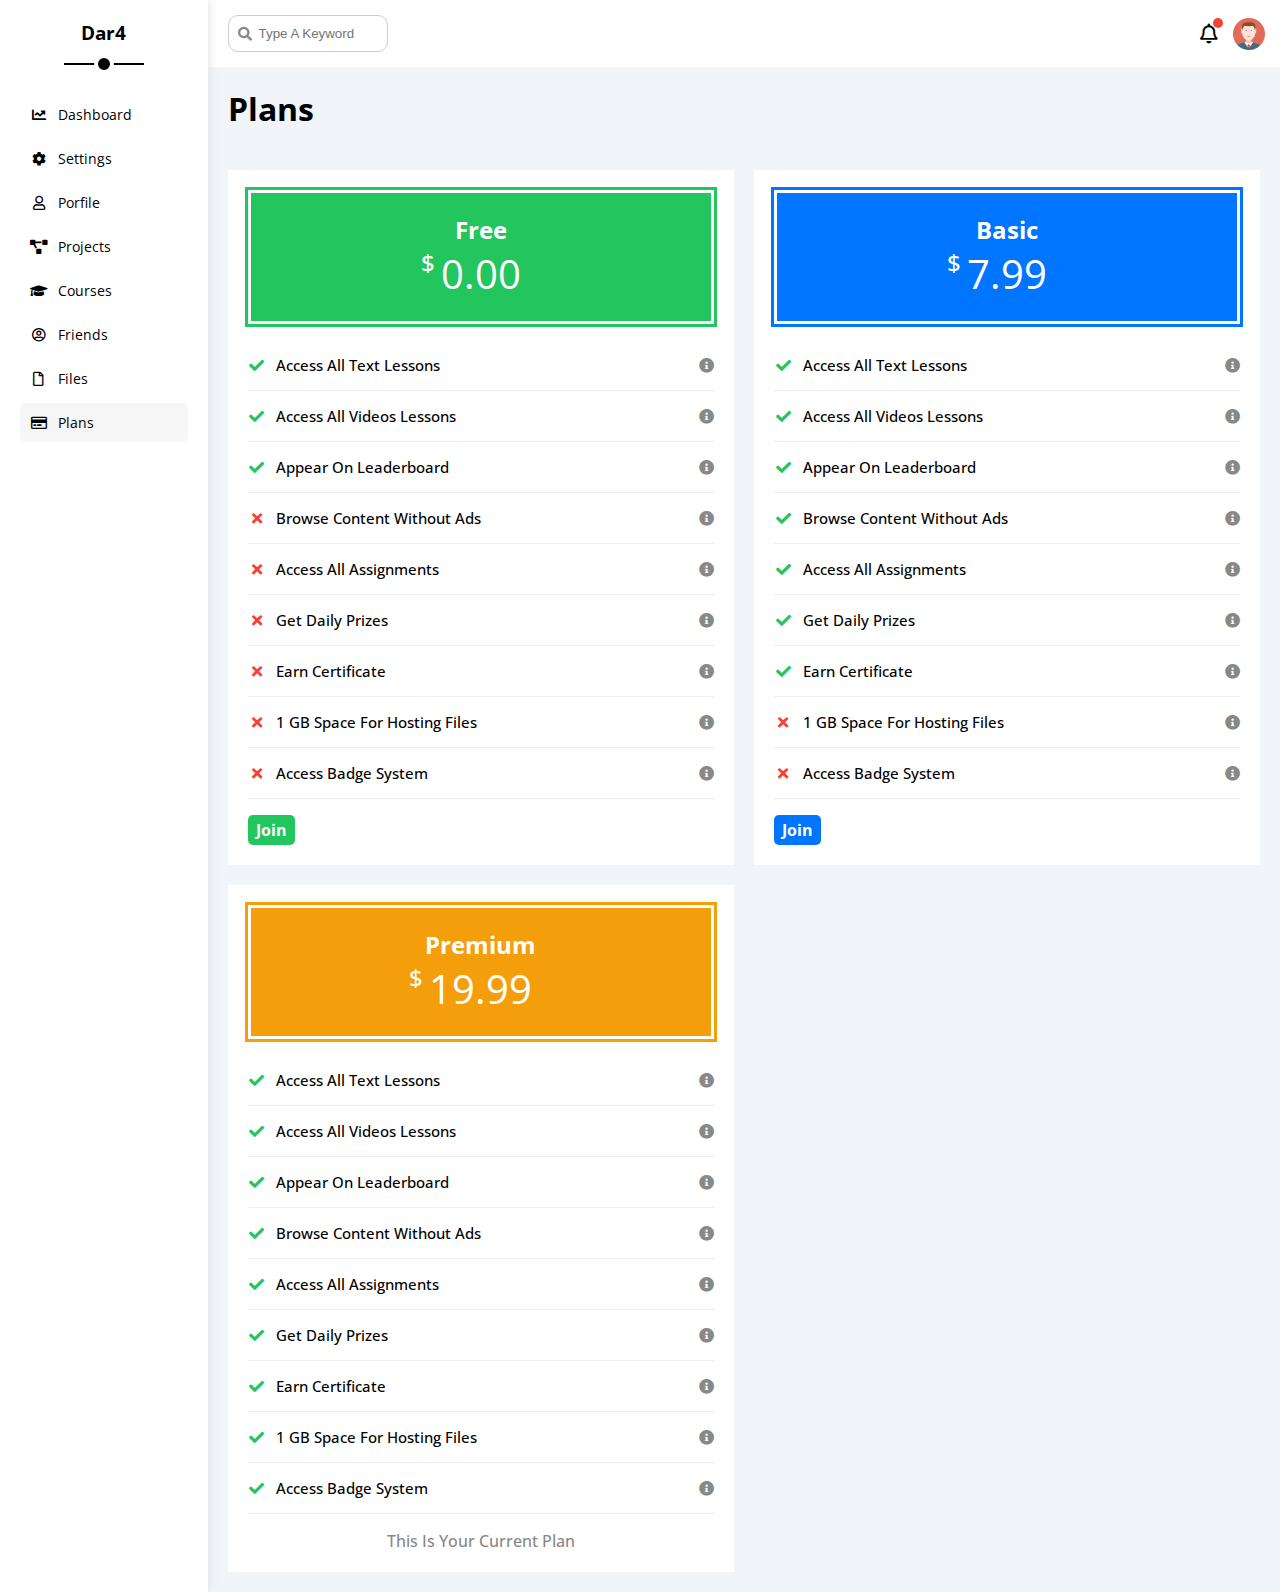
<file: plans.html>
<!DOCTYPE html>
<html lang="en">
  <head>
    <meta charset="UTF-8">
    <meta http-equiv="X-UA-Compatible" content="IE=edge">
    <meta name="viewport" content="width=device-width, initial-scale=1.0">
    <title>Plans</title>
    <link rel="stylesheet" href="css/master.css">
    <link rel="stylesheet" href="css/all.min.css">
    <link rel="preconnect" href="https://fonts.googleapis.com">
    <link rel="preconnect" href="https://fonts.gstatic.com" crossorigin>
    <link href="https://fonts.googleapis.com/css2?family=Open+Sans:wght@300;400;500;600;700;800&display=swap" rel="stylesheet"> 
  </head>

  <body>
    <div class="page">
      <div class="sidebar">
        <h3>
          Dar4
        </h3>
        <ul>
          <li>
            <a class="" href="index.html">
              <i class="fa-solid fa-chart-line fa-fw"></i>
              <span>Dashboard</span>
            </a>
          </li>
          <li>
            <a href="settings.html">
              <i class="fa-solid fa-gear fa-fw"></i>
              <span>Settings</span>
            </a>
          </li>
          <li>
            <a href="porfile.html">
              <i class="fa-regular fa-user fa-fw"></i>
              <span>Porfile</span>
            </a>
          </li>
          <li>
            <a href="projects.html">
              <i class="fa-solid fa-diagram-project fa-fw"></i>
              <span>Projects</span>
            </a>
          </li>
          <li>
            <a href="courses.html">
              <i class="fa-solid fa-graduation-cap fa-fw"></i>
              <span>Courses</span>
            </a> 
          </li>
          <li>
            <a href="friends.html">
              <i class="fa-regular fa-circle-user fa-fw"></i>
              <span>Friends</span>
            </a>
          </li>
          <li>
            <a href="files.html">
              <i class="fa-regular fa-file fa-fw"></i>
              <span>Files</span>
            </a>
          </li>
          <li>
            <a class="active" href="plans.html">
              <i class="fa-regular fa-credit-card fa-fw"></i>
              <span>Plans</span>
            </a>
          </li>
        </ul>
      </div>
      <div class="content">
        <div class="head">
          <div class="search">
            <input type="search" placeholder="Type A Keyword">
          </div>
          <div class="icons">
            <span class="notification">
              <i class="fa-regular fa-bell fa-lg"></i>
            </span>
            <img src="imgs/avatar.png" alt="">
          </div>
        </div>
        <h1>Plans</h1>
        <div class="plans-page">
          <div class="plan green">
            <div class="top">
              <h2>Free</h2>
              <div class="price">
                <span>$</span>
                0.00
              </div>
            </div>
            <ul>
              <li>
                <i class="fa-solid fa-check fa-fw yes"></i>
                <span>Access All Text Lessons</span>
                <i class="fa-solid fa-circle-info help"></i>
              </li>
              <li>
                <i class="fa-solid fa-check fa-fw yes"></i>
                <span>Access All Videos Lessons</span>
                <i class="fa-solid fa-circle-info help"></i>
              </li>
              <li>
                <i class="fa-solid fa-check fa-fw yes"></i>
                <span>Appear On Leaderboard</span>
                <i class="fa-solid fa-circle-info help"></i>
              </li>
              <li>
                <i class="fa-solid fa-xmark fa-fw"></i>
                <span>Browse Content Without Ads</span>
                <i class="fa-solid fa-circle-info help"></i>
              </li>
              <li>
                <i class="fa-solid fa-xmark fa-fw"></i>
                <span>Access All Assignments</span>
                <i class="fa-solid fa-circle-info help"></i>
              </li>
              <li>
                <i class="fa-solid fa-xmark fa-fw"></i>
                <span>Get Daily Prizes</span>
                <i class="fa-solid fa-circle-info help"></i>
              </li>
              <li>
                <i class="fa-solid fa-xmark fa-fw"></i>
                <span>Earn Certificate</span>
                <i class="fa-solid fa-circle-info help"></i>
              </li>
              <li>
                <i class="fa-solid fa-xmark fa-fw"></i>
                <span>1 GB Space For Hosting Files</span>
                <i class="fa-solid fa-circle-info help"></i>
              </li>
              <li>
                <i class="fa-solid fa-xmark fa-fw"></i>
                <span>Access Badge System</span>
                <i class="fa-solid fa-circle-info help"></i>
              </li>
            </ul>
            <a href="#" class="join">Join</a>
          </div>
          <div class="plan blue">
            <div class="top">
              <h2>Basic</h2>
              <div class="price">
                <span>$</span>
                7.99
              </div>
            </div>
            <ul>
              <li>
                <i class="fa-solid fa-check fa-fw yes"></i>
                <span>Access All Text Lessons</span>
                <i class="fa-solid fa-circle-info help"></i>
              </li>
              <li>
                <i class="fa-solid fa-check fa-fw yes"></i>
                <span>Access All Videos Lessons</span>
                <i class="fa-solid fa-circle-info help"></i>
              </li>
              <li>
                <i class="fa-solid fa-check fa-fw yes"></i>
                <span>Appear On Leaderboard</span>
                <i class="fa-solid fa-circle-info help"></i>
              </li>
              <li>
                <i class="fa-solid fa-check fa-fw yes"></i>
                <span>Browse Content Without Ads</span>
                <i class="fa-solid fa-circle-info help"></i>
              </li>
              <li>
                <i class="fa-solid fa-check fa-fw yes"></i>
                <span>Access All Assignments</span>
                <i class="fa-solid fa-circle-info help"></i>
              </li>
              <li>
                <i class="fa-solid fa-check fa-fw yes"></i>
                <span>Get Daily Prizes</span>
                <i class="fa-solid fa-circle-info help"></i>
              </li>
              <li>
                <i class="fa-solid fa-check fa-fw yes"></i>
                <span>Earn Certificate</span>
                <i class="fa-solid fa-circle-info help"></i>
              </li>
              <li>
                <i class="fa-solid fa-xmark fa-fw"></i>
                <span>1 GB Space For Hosting Files</span>
                <i class="fa-solid fa-circle-info help"></i>
              </li>
              <li>
                <i class="fa-solid fa-xmark fa-fw"></i>
                <span>Access Badge System</span>
                <i class="fa-solid fa-circle-info help"></i>
              </li>
            </ul>
            <a href="#" class="join">Join</a>
          </div>
          <div class="plan orange">
            <div class="top">
              <h2>Premium</h2>
              <div class="price">
                <span>$</span>
                19.99
              </div>
            </div>
            <ul>
              <li>
                <i class="fa-solid fa-check fa-fw yes"></i>
                <span>Access All Text Lessons</span>
                <i class="fa-solid fa-circle-info help"></i>
              </li>
              <li>
                <i class="fa-solid fa-check fa-fw yes"></i>
                <span>Access All Videos Lessons</span>
                <i class="fa-solid fa-circle-info help"></i>
              </li>
              <li>
                <i class="fa-solid fa-check fa-fw yes"></i>
                <span>Appear On Leaderboard</span>
                <i class="fa-solid fa-circle-info help"></i>
              </li>
              <li>
                <i class="fa-solid fa-check fa-fw yes"></i>
                <span>Browse Content Without Ads</span>
                <i class="fa-solid fa-circle-info help"></i>
              </li>
              <li>
                <i class="fa-solid fa-check fa-fw yes"></i>
                <span>Access All Assignments</span>
                <i class="fa-solid fa-circle-info help"></i>
              </li>
              <li>
                <i class="fa-solid fa-check fa-fw yes"></i>
                <span>Get Daily Prizes</span>
                <i class="fa-solid fa-circle-info help"></i>
              </li>
              <li>
                <i class="fa-solid fa-check fa-fw yes"></i>
                <span>Earn Certificate</span>
                <i class="fa-solid fa-circle-info help"></i>
              </li>
              <li>
                <i class="fa-solid fa-check fa-fw yes"></i>
                <span>1 GB Space For Hosting Files</span>
                <i class="fa-solid fa-circle-info help"></i>
              </li>
              <li>
                <i class="fa-solid fa-check fa-fw yes"></i>
                <span>Access Badge System</span>
                <i class="fa-solid fa-circle-info help"></i>
              </li>
            </ul>
            <p class="active-now">This Is Your Current Plan</p>
          </div>
        </div>
      </div>
    </div>
  </body>

</html>
</file>
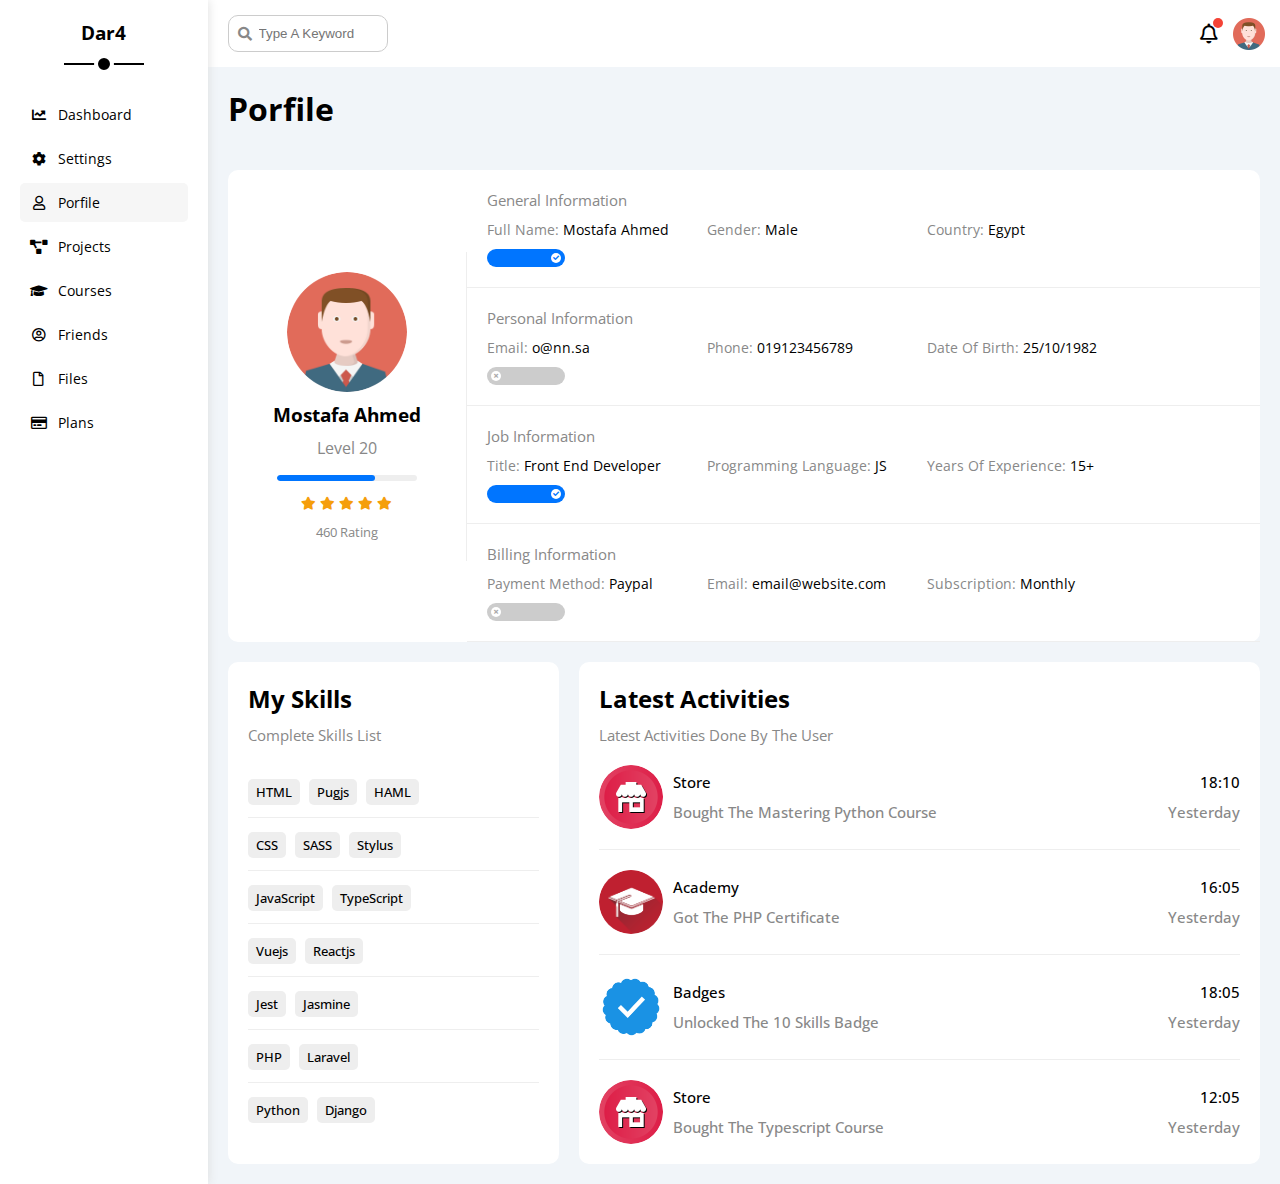
<file: porfile.html>
<!DOCTYPE html>
<html lang="en">
  <head>
    <meta charset="UTF-8">
    <meta http-equiv="X-UA-Compatible" content="IE=edge">
    <meta name="viewport" content="width=device-width, initial-scale=1.0">
    <title>Profile</title>
    <link rel="stylesheet" href="css/master.css">
    <link rel="stylesheet" href="css/all.min.css">
    <link rel="preconnect" href="https://fonts.googleapis.com">
    <link rel="preconnect" href="https://fonts.gstatic.com" crossorigin>
    <link href="https://fonts.googleapis.com/css2?family=Open+Sans:wght@300;400;500;600;700;800&display=swap" rel="stylesheet"> 
  </head>

  <body>
    <div class="page">
      <div class="sidebar">
        <h3>
          Dar4
        </h3>
        <ul>
          <li>
            <a class="" href="index.html">
              <i class="fa-solid fa-chart-line fa-fw"></i>
              <span>Dashboard</span>
            </a>
          </li>
          <li>
            <a href="settings.html">
              <i class="fa-solid fa-gear fa-fw"></i>
              <span>Settings</span>
            </a>
          </li>
          <li>
            <a class="active" href="porfile.html">
              <i class="fa-regular fa-user fa-fw"></i>
              <span>Porfile</span>
            </a>
          </li>
          <li>
            <a href="projects.html">
              <i class="fa-solid fa-diagram-project fa-fw"></i>
              <span>Projects</span>
            </a>
          </li>
          <li>
            <a href="courses.html">
              <i class="fa-solid fa-graduation-cap fa-fw"></i>
              <span>Courses</span>
            </a> 
          </li>
          <li>
            <a href="friends.html">
              <i class="fa-regular fa-circle-user fa-fw"></i>
              <span>Friends</span>
            </a>
          </li>
          <li>
            <a href="files.html">
              <i class="fa-regular fa-file fa-fw"></i>
              <span>Files</span>
            </a>
          </li>
          <li>
            <a href="plans.html">
              <i class="fa-regular fa-credit-card fa-fw"></i>
              <span>Plans</span>
            </a>
          </li>
        </ul>
      </div>
      <div class="content">
        <div class="head">
          <div class="search">
            <input type="search" placeholder="Type A Keyword">
          </div>
          <div class="icons">
            <span class="notification">
              <i class="fa-regular fa-bell fa-lg"></i>
            </span>
            <img src="imgs/avatar.png" alt="">
          </div>
        </div>
        <h1>Porfile</h1>
        <div class="porfile-page">
          <div class="overview">
            <div class="avatar-box">
              <img src="imgs/avatar.png">
              <h3>Mostafa Ahmed</h3>
              <p>Level 20</p>
              <div class="level">
                <span style="width: 70%;"></span>
              </div>
              <div class="rating">
                <i class="fa-solid fa-star"></i>
                <i class="fa-solid fa-star"></i>
                <i class="fa-solid fa-star"></i>
                <i class="fa-solid fa-star"></i>
                <i class="fa-solid fa-star"></i>
              </div>
              <p class="rating-para">460 Rating</p>
            </div>
            <div class="info-box">
              <div class="box">
                <h4>General Information</h4>
                <div class="info">
                  <span class="info-target">Full Name:</span>
                  <span class="info-value">Mostafa Ahmed</span>
                </div>
                <div class="info">
                  <span class="info-target">Gender:</span>
                  <span class="info-value">Male</span>
                </div>
                <div class="info">
                  <span class="info-target">Country:</span>
                  <span class="info-value">Egypt</span>
                </div>
                <div class="info">
                  <label>
                    <input type="checkbox" class="toggle-checkbox" checked>
                    <div class="toggle-switch"></div>
                  </label>
                </div>
              </div>
              <div class="box">
                <h4>Personal Information</h4>
                <div class="info">
                  <span class="info-target">Email:</span>
                  <span class="info-value">o@nn.sa</span>
                </div>
                <div class="info">
                  <span class="info-target">Phone:</span>
                  <span class="info-value">019123456789</span>
                </div>
                <div class="info">
                  <span class="info-target">Date Of Birth:</span>
                  <span class="info-value">25/10/1982</span>
                </div>
                <div class="info">
                  <label>
                    <input type="checkbox" class="toggle-checkbox">
                    <div class="toggle-switch"></div>
                  </label>
                </div>
              </div>
              <div class="box">
                <h4>Job Information</h4>
                <div class="info">
                  <span class="info-target">Title:</span>
                  <span class="info-value">Front End Developer</span>
                </div>
                <div class="info">
                  <span class="info-target">Programming Language:</span>
                  <span class="info-value">JS</span>
                </div>
                <div class="info">
                  <span class="info-target">Years Of Experience:</span>
                  <span class="info-value">15+</span>
                </div>
                <div class="info">
                  <label>
                    <input type="checkbox" class="toggle-checkbox" checked>
                    <div class="toggle-switch"></div>
                  </label>
                </div>
              </div>
              <div class="box">
                <h4>Billing Information</h4>
                <div class="info">
                  <span class="info-target">Payment Method:</span>
                  <span class="info-value">Paypal</span>
                </div>
                <div class="info">
                  <span class="info-target">Email:</span>
                  <span class="info-value">email@website.com</span>
                </div>
                <div class="info">
                  <span class="info-target">Subscription:</span>
                  <span class="info-value">Monthly</span>
                </div>
                <div class="info">
                  <label>
                    <input type="checkbox" class="toggle-checkbox">
                    <div class="toggle-switch"></div>
                  </label>
                </div>
              </div>
            </div>
          </div>
          <div class="other-data">
            <div class="skills-card">
              <h2>My Skills</h2>
              <p>Complete Skills List</p>
              <ul>
                <li>
                  <span>HTML</span>
                  <span>Pugjs</span>
                  <span>HAML</span>
                </li>
                <li>
                  <span>CSS</span>
                  <span>SASS</span>
                  <span>Stylus</span>
                </li>
                <li>
                  <span>JavaScript</span>
                  <span>TypeScript</span>
                </li>
                <li>
                  <span>Vuejs</span>
                  <span>Reactjs</span>
                </li>
                <li>
                  <span>Jest</span>
                  <span>Jasmine</span>
                </li>
                <li>
                  <span>PHP</span>
                  <span>Laravel</span>
                </li>
                <li>
                  <span>Python</span>
                  <span>Django</span>
                </li>
              </ul>
            </div>
            <div class="activities">
              <h2>Latest Activities</h2>
              <p>Latest Activities Done By The User</p>
              <div class="activity">
                <img src="imgs/activity-01.png" alt="">
                <div class="info">
                  <span>Store</span>
                  <span class="grey">Bought The Mastering Python Course</span>
                </div>
                <div class="data">
                  <span>18:10</span>
                  <span class="grey">Yesterday</span>
                </div>
              </div>
              <div class="activity">
                <img src="imgs/activity-02.png" alt="">
                <div class="info">
                  <span>Academy</span>
                  <span class="grey">Got The PHP Certificate</span>
                </div>
                <div class="data">
                  <span>16:05</span>
                  <span class="grey">Yesterday</span>
                </div>
              </div>
              <div class="activity">
                <img src="imgs/activity-03.png" alt="">
                <div class="info">
                  <span>Badges</span>
                  <span class="grey">Unlocked The 10 Skills Badge</span>
                </div>
                <div class="data">
                  <span>18:05</span>
                  <span class="grey">Yesterday</span>
                </div>
              </div>
              <div class="activity">
                <img src="imgs/activity-01.png" alt="">
                <div class="info">
                  <span>Store</span>
                  <span class="grey">Bought The Typescript Course</span>
                </div>
                <div class="data">
                  <span>12:05</span>
                  <span class="grey">Yesterday</span>
                </div>
              </div>
            </div>
          </div>
        </div>
      </div>
    </div>
  </body>

</html>
</file>
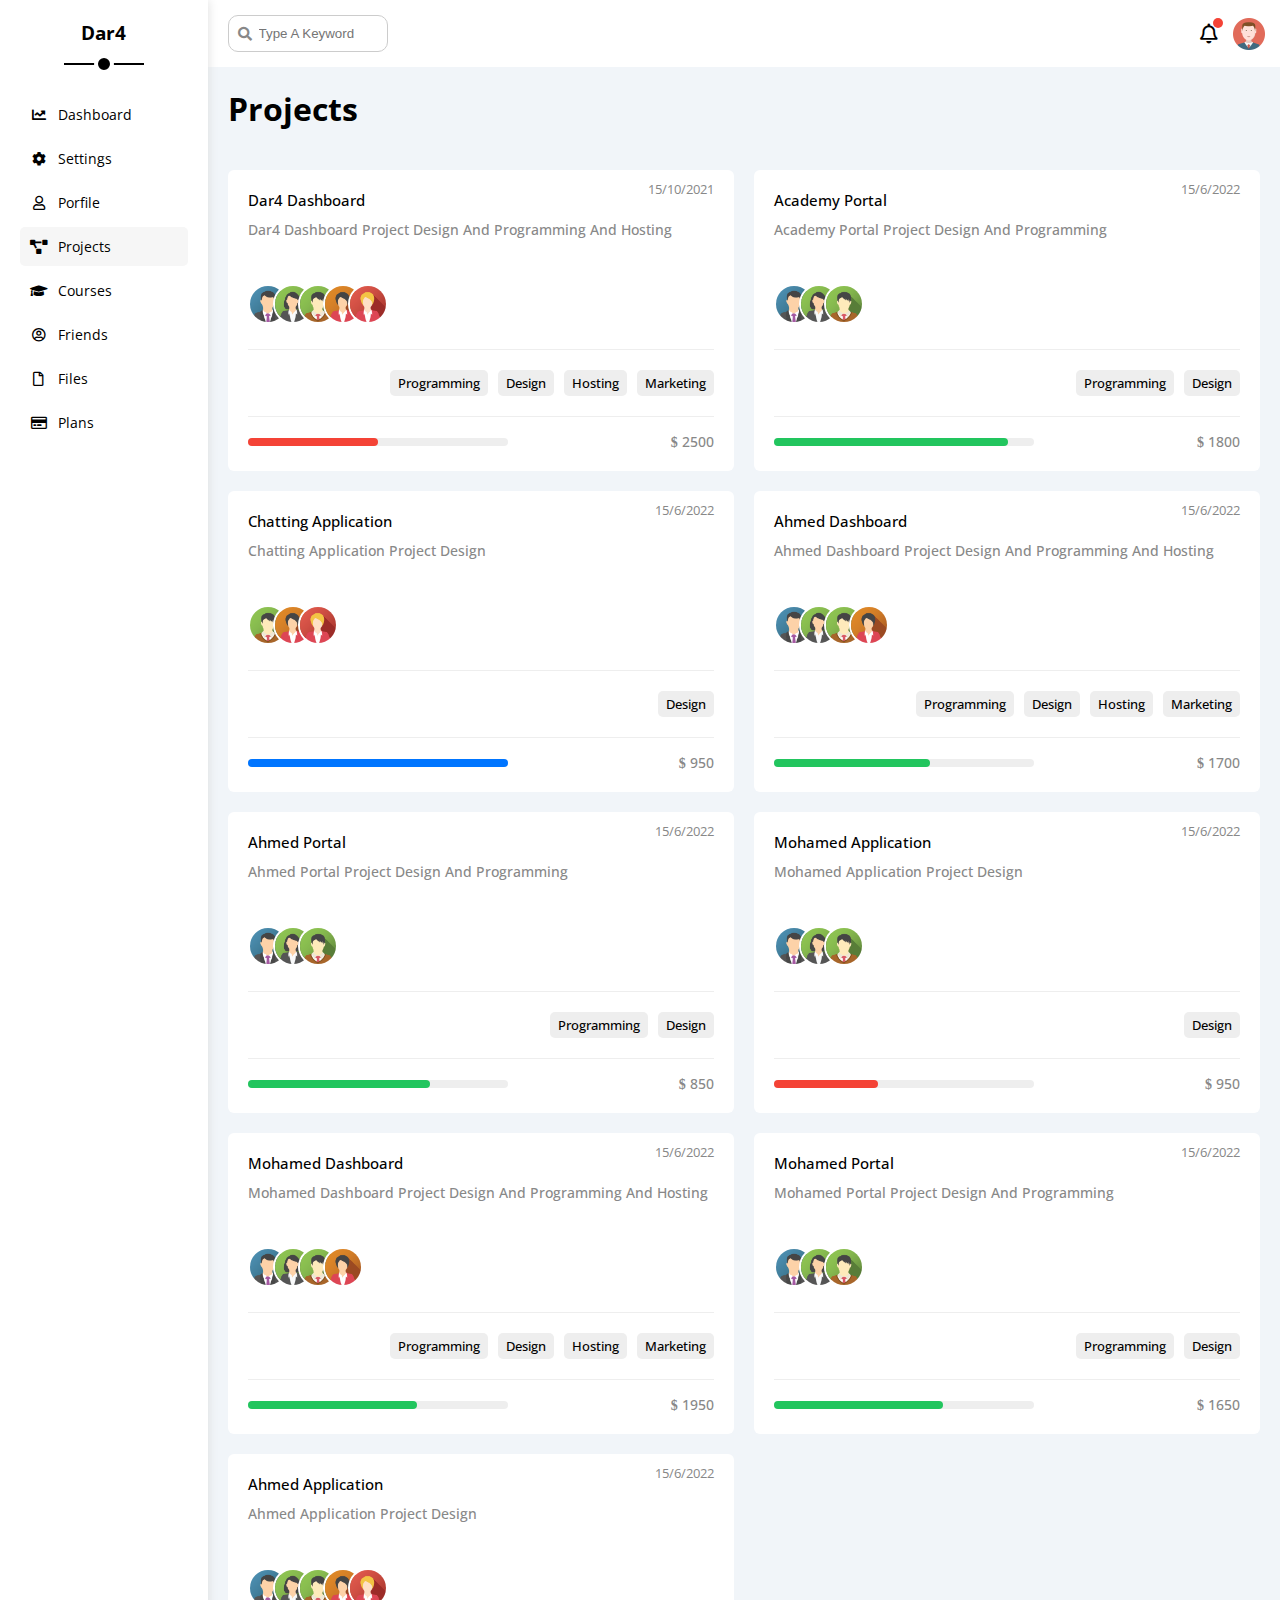
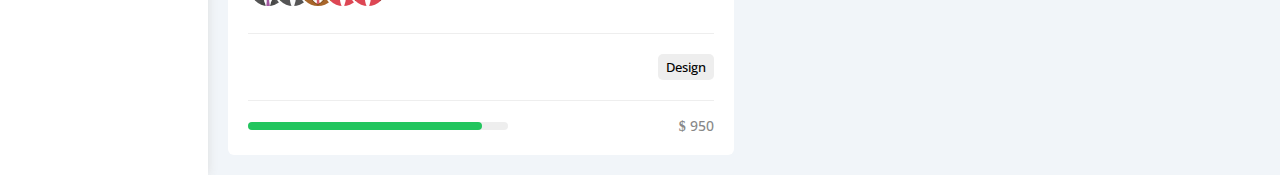
<file: projects.html>
<!DOCTYPE html>
<html lang="en">
  <head>
    <meta charset="UTF-8">
    <meta http-equiv="X-UA-Compatible" content="IE=edge">
    <meta name="viewport" content="width=device-width, initial-scale=1.0">
    <title>Projects</title>
    <link rel="stylesheet" href="css/master.css">
    <link rel="stylesheet" href="css/all.min.css">
    <link rel="preconnect" href="https://fonts.googleapis.com">
    <link rel="preconnect" href="https://fonts.gstatic.com" crossorigin>
    <link href="https://fonts.googleapis.com/css2?family=Open+Sans:wght@300;400;500;600;700;800&display=swap" rel="stylesheet"> 
  </head>

  <body>
    <div class="page">
      <div class="sidebar">
        <h3>
          Dar4
        </h3>
        <ul>
          <li>
            <a class="" href="index.html">
              <i class="fa-solid fa-chart-line fa-fw"></i>
              <span>Dashboard</span>
            </a>
          </li>
          <li>
            <a href="settings.html">
              <i class="fa-solid fa-gear fa-fw"></i>
              <span>Settings</span>
            </a>
          </li>
          <li>
            <a href="porfile.html">
              <i class="fa-regular fa-user fa-fw"></i>
              <span>Porfile</span>
            </a>
          </li>
          <li>
            <a class="active" href="projects.html">
              <i class="fa-solid fa-diagram-project fa-fw"></i>
              <span>Projects</span>
            </a>
          </li>
          <li>
            <a href="courses.html">
              <i class="fa-solid fa-graduation-cap fa-fw"></i>
              <span>Courses</span>
            </a> 
          </li>
          <li>
            <a href="friends.html">
              <i class="fa-regular fa-circle-user fa-fw"></i>
              <span>Friends</span>
            </a>
          </li>
          <li>
            <a href="files.html">
              <i class="fa-regular fa-file fa-fw"></i>
              <span>Files</span>
            </a>
          </li>
          <li>
            <a href="plans.html">
              <i class="fa-regular fa-credit-card fa-fw"></i>
              <span>Plans</span>
            </a>
          </li>
        </ul>
      </div>
      <div class="content">
        <div class="head">
          <div class="search">
            <input type="search" placeholder="Type A Keyword">
          </div>
          <div class="icons">
            <span class="notification">
              <i class="fa-regular fa-bell fa-lg"></i>
            </span>
            <img src="imgs/avatar.png" alt="">
          </div>
        </div>
        <h1>Projects</h1>
        <div class="projects-page">
          <div class="project">
            <span class="date">15/10/2021</span>
            <h4>Dar4 Dashboard</h4>
            <p>Dar4 Dashboard Project Design And Programming And Hosting</p>
            <div class="team">
              <a href="#"><img src="imgs/team-01.png" alt=""></a>
              <a href="#"><img src="imgs/team-02.png" alt=""></a>
              <a href="#"><img src="imgs/team-03.png" alt=""></a>
              <a href="#"><img src="imgs/team-04.png" alt=""></a>
              <a href="#"><img src="imgs/team-05.png" alt=""></a>
            </div>
            <div class="techs">
              <span>Programming</span>
              <span>Design</span>
              <span>Hosting</span>
              <span>Marketing</span>
            </div>
            <div class="info">
              <div class="prog">
                <span class="red" style="width: 50%;"></span>
              </div>
              <div class="price">
                <i class="fa-solid fa-dollar-sign"></i>
                2500
              </div>
            </div>
          </div>
          <div class="project">
            <span class="date">15/6/2022</span>
            <h4>Academy Portal</h4>
            <p>Academy Portal Project Design And Programming</p>
            <div class="team">
              <a href="#"><img src="imgs/team-01.png" alt=""></a>
              <a href="#"><img src="imgs/team-02.png" alt=""></a>
              <a href="#"><img src="imgs/team-03.png" alt=""></a>
            </div>
            <div class="techs">
              <span>Programming</span>
              <span>Design</span>
            </div>
            <div class="info">
              <div class="prog">
                <span class="green" style="width: 90%;"></span>
              </div>
              <div class="price">
                <i class="fa-solid fa-dollar-sign"></i>
                1800
              </div>
            </div>
          </div>
          <div class="project">
            <span class="date">15/6/2022</span>
            <h4>Chatting Application</h4>
            <p>Chatting Application Project Design</p>
            <div class="team">
              <a href="#"><img src="imgs/team-03.png" alt=""></a>
              <a href="#"><img src="imgs/team-04.png" alt=""></a>
              <a href="#"><img src="imgs/team-05.png" alt=""></a>
            </div>
            <div class="techs">
              <span>Design</span>
            </div>
            <div class="info">
              <div class="prog">
                <span class="blue" style="width: 100%;"></span>
              </div>
              <div class="price">
                <i class="fa-solid fa-dollar-sign"></i>
                950
              </div>
            </div>
          </div>
          <div class="project">
            <span class="date">15/6/2022</span>
            <h4>Ahmed Dashboard</h4>
            <p>Ahmed Dashboard Project Design And Programming And Hosting</p>
            <div class="team">
              <a href="#"><img src="imgs/team-01.png" alt=""></a>
              <a href="#"><img src="imgs/team-02.png" alt=""></a>
              <a href="#"><img src="imgs/team-03.png" alt=""></a>
              <a href="#"><img src="imgs/team-04.png" alt=""></a>
            </div>
            <div class="techs">
              <span>Programming</span>
              <span>Design</span>
              <span>Hosting</span>
              <span>Marketing</span>
            </div>
            <div class="info">
              <div class="prog">
                <span class="green" style="width: 60%;"></span>
              </div>
              <div class="price">
                <i class="fa-solid fa-dollar-sign"></i>
                1700
              </div>
            </div>
          </div>
          <div class="project">
            <span class="date">15/6/2022</span>
            <h4>Ahmed Portal</h4>
            <p>Ahmed Portal Project Design And Programming</p>
            <div class="team">
              <a href="#"><img src="imgs/team-01.png" alt=""></a>
              <a href="#"><img src="imgs/team-02.png" alt=""></a>
              <a href="#"><img src="imgs/team-03.png" alt=""></a>
            </div>
            <div class="techs">
              <span>Programming</span>
              <span>Design</span>
            </div>
            <div class="info">
              <div class="prog">
                <span class="green" style="width: 70%;"></span>
              </div>
              <div class="price">
                <i class="fa-solid fa-dollar-sign"></i>
                850
              </div>
            </div>
          </div>
          <div class="project">
            <span class="date">15/6/2022</span>
            <h4>Mohamed Application</h4>
            <p>Mohamed Application Project Design</p>
            <div class="team">
              <a href="#"><img src="imgs/team-01.png" alt=""></a>
              <a href="#"><img src="imgs/team-02.png" alt=""></a>
              <a href="#"><img src="imgs/team-03.png" alt=""></a>
            </div>
            <div class="techs">
              <span>Design</span>
            </div>
            <div class="info">
              <div class="prog">
                <span class="red" style="width: 40%;"></span>
              </div>
              <div class="price">
                <i class="fa-solid fa-dollar-sign"></i>
                950
              </div>
            </div>
          </div>
          <div class="project">
            <span class="date">15/6/2022</span>
            <h4>Mohamed Dashboard</h4>
            <p>Mohamed Dashboard Project Design And Programming And Hosting</p>
            <div class="team">
              <a href="#"><img src="imgs/team-01.png" alt=""></a>
              <a href="#"><img src="imgs/team-02.png" alt=""></a>
              <a href="#"><img src="imgs/team-03.png" alt=""></a>
              <a href="#"><img src="imgs/team-04.png" alt=""></a>
            </div>
            <div class="techs">
              <span>Programming</span>
              <span>Design</span>
              <span>Hosting</span>
              <span>Marketing</span>
            </div>
            <div class="info">
              <div class="prog">
                <span class="green" style="width: 65%;"></span>
              </div>
              <div class="price">
                <i class="fa-solid fa-dollar-sign"></i>
                1950
              </div>
            </div>
          </div>
          <div class="project">
            <span class="date">15/6/2022</span>
            <h4>Mohamed Portal</h4>
            <p>Mohamed Portal Project Design And Programming</p>
            <div class="team">
              <a href="#"><img src="imgs/team-01.png" alt=""></a>
              <a href="#"><img src="imgs/team-02.png" alt=""></a>
              <a href="#"><img src="imgs/team-03.png" alt=""></a>
            </div>
            <div class="techs">
              <span>Programming</span>
              <span>Design</span>
            </div>
            <div class="info">
              <div class="prog">
                <span class="green" style="width: 65%;"></span>
              </div>
              <div class="price">
                <i class="fa-solid fa-dollar-sign"></i>
                1650
              </div>
            </div>
          </div>
          <div class="project">
            <span class="date">15/6/2022</span>
            <h4>Ahmed Application</h4>
            <p>Ahmed Application Project Design</p>
            <div class="team">
              <a href="#"><img src="imgs/team-01.png" alt=""></a>
              <a href="#"><img src="imgs/team-02.png" alt=""></a>
              <a href="#"><img src="imgs/team-03.png" alt=""></a>
              <a href="#"><img src="imgs/team-04.png" alt=""></a>
              <a href="#"><img src="imgs/team-05.png" alt=""></a>
            </div>
            <div class="techs">
              <span>Design</span>
            </div>
            <div class="info">
              <div class="prog">
                <span class="green" style="width: 90%;"></span>
              </div>
              <div class="price">
                <i class="fa-solid fa-dollar-sign"></i>
                950
              </div>
            </div>
          </div>
        </div>
      </div>
    </div>
  </body>

</html>
</file>
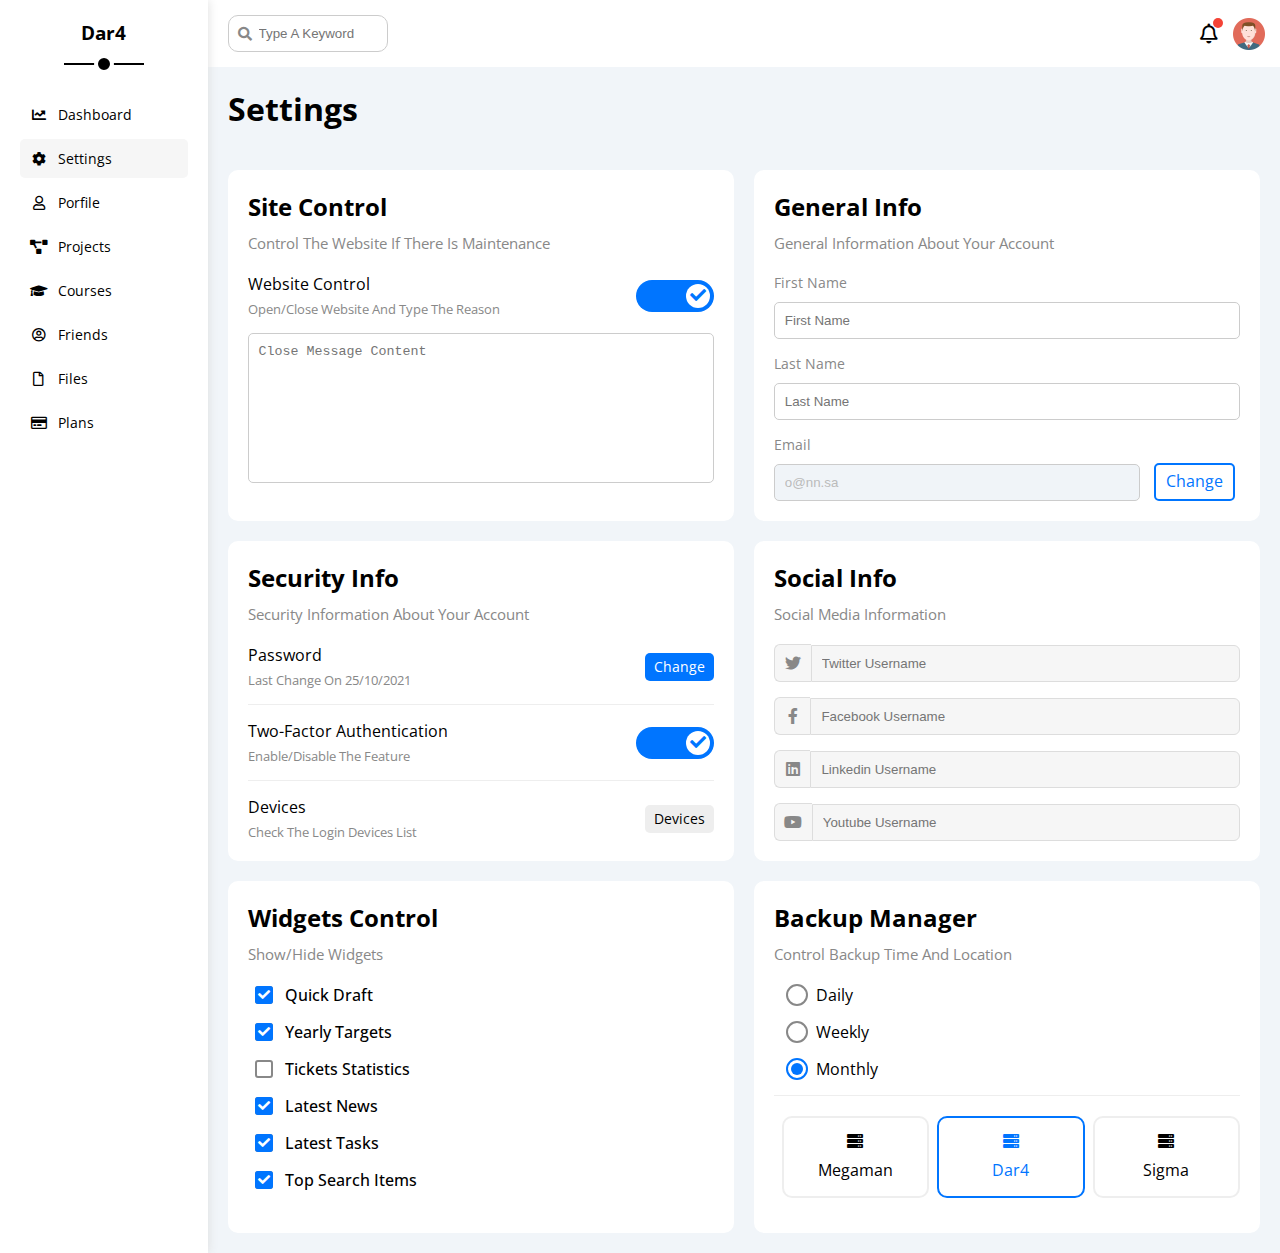
<file: settings.html>
<!DOCTYPE html>
<html lang="en">
  <head>
    <meta charset="UTF-8">
    <meta http-equiv="X-UA-Compatible" content="IE=edge">
    <meta name="viewport" content="width=device-width, initial-scale=1.0">
    <title>Settings</title>
    <link rel="stylesheet" href="css/master.css">
    <link rel="stylesheet" href="css/all.min.css">
    <link rel="preconnect" href="https://fonts.googleapis.com">
    <link rel="preconnect" href="https://fonts.gstatic.com" crossorigin>
    <link href="https://fonts.googleapis.com/css2?family=Open+Sans:wght@300;400;500;600;700;800&display=swap" rel="stylesheet"> 
  </head>

  <body>
    <div class="page">
      <div class="sidebar">
        <h3>
          Dar4
        </h3>
        <ul>
          <li>
            <a class="" href="index.html">
              <i class="fa-solid fa-chart-line fa-fw"></i>
              <span>Dashboard</span>
            </a>
          </li>
          <li>
            <a class="active" href="settings.html">
              <i class="fa-solid fa-gear fa-fw"></i>
              <span>Settings</span>
            </a>
          </li>
          <li>
            <a href="porfile.html">
              <i class="fa-regular fa-user fa-fw"></i>
              <span>Porfile</span>
            </a>
          </li>
          <li>
            <a href="projects.html">
              <i class="fa-solid fa-diagram-project fa-fw"></i>
              <span>Projects</span>
            </a>
          </li>
          <li>
            <a href="courses.html">
              <i class="fa-solid fa-graduation-cap fa-fw"></i>
              <span>Courses</span>
            </a> 
          </li>
          <li>
            <a href="friends.html">
              <i class="fa-regular fa-circle-user fa-fw"></i>
              <span>Friends</span>
            </a>
          </li>
          <li>
            <a href="files.html">
              <i class="fa-regular fa-file fa-fw"></i>
              <span>Files</span>
            </a>
          </li>
          <li>
            <a href="plans.html">
              <i class="fa-regular fa-credit-card fa-fw"></i>
              <span>Plans</span>
            </a>
          </li>
        </ul>
      </div>
      <div class="content">
        <div class="head">
          <div class="search">
            <input type="search" placeholder="Type A Keyword">
          </div>
          <div class="icons">
            <span class="notification">
              <i class="fa-regular fa-bell fa-lg"></i>
            </span>
            <img src="imgs/avatar.png" alt="">
          </div>
        </div>
        <h1>Settings</h1>
        <div class="settings-page">
          <div class="site-control">
            <h2>Site Control</h2>
            <p>Control The Website If There Is Maintenance</p>
            <div class="options">
              <div class="info">
                <span>Website Control</span>
                <p>Open/Close Website And Type The Reason</p>
              </div>
              <div class="toggole">
                <label>
                  <input type="checkbox" class="toggle-checkbox" checked>
                  <div class="toggle-switch"></div>
                </label>
              </div>
            </div>
            <textarea class="close-message" placeholder="Close Message Content"></textarea>
          </div>
          <div class="general-info">
            <h2>General Info</h2>
            <p>General Information About Your Account</p>
            <div class="inputs">
              <label for="first">
                First Name
              </label>
              <input type="text" placeholder="First Name" id="first">
            </div>
            <div class="inputs">
              <label for="last">
                Last Name
              </label>
              <input type="text" placeholder="Last Name" id="last">
            </div>
            <div class="inputs disabled">
              <label for="email">
                Email
              </label>
              <input class="email" type="email" value="o@nn.sa" id="email" disabled>
              <a href="#" class="change">Change</a>
            </div>
          </div>
          <div class="general-info">
            <h2>Security Info</h2>
            <p>Security Information About Your Account</p>
            <div class="sec-box">
              <div>
                <span>Password</span>
                <p>Last Change On 25/10/2021</p>
              </div>
                <a href="#" class="button">Change</a>
            </div>
            <div class="sec-box">
              <div>
                <span>Two-Factor Authentication</span>
                <p>Enable/Disable The Feature</p>
              </div>
                <label>
                  <input type="checkbox" class="toggle-checkbox" checked>
                  <div class="toggle-switch"></div>
                </label>
            </div>
            <div class="sec-box">
              <div>
                <span>Devices</span>
                <p>Check The Login Devices List</p>
              </div>
                <a href="#" class="butt-devices">Devices</a>
            </div>
          </div>
          <div class="general-info">
            <h2>Social Info</h2>
            <p>Social Media Information</p>
            <div class="social">
              <i class="fa-brands fa-twitter"></i>
              <input type="text" placeholder="Twitter Username">
            </div>
            <div class="social">
              <i class="fa-brands fa-facebook-f"></i>
              <input type="text" placeholder="Facebook Username">
            </div>
            <div class="social">
              <i class="fa-brands fa-linkedin"></i>
              <input type="text" placeholder="Linkedin Username">
            </div>
            <div class="social">
              <i class="fa-brands fa-youtube"></i>
              <input type="text" placeholder="Youtube Username">
            </div>
          </div>
          <div class="general-info">
            <h2>Widgets Control</h2>
            <p>Show/Hide Widgets</p>
            <div class="control">
              <input type="checkbox" id="one" checked>
              <label for="one">Quick Draft</label>
            </div>
            <div class="control">
              <input type="checkbox" id="two" checked>
              <label for="two">Yearly Targets</label>
            </div>
            <div class="control">
              <input type="checkbox" id="three">
              <label for="three">Tickets Statistics</label>
            </div>
            <div class="control">
              <input type="checkbox" id="four" checked>
              <label for="four">Latest News</label>
            </div>
            <div class="control">
              <input type="checkbox" id="five" checked>
              <label for="five">Latest Tasks</label>
            </div>
            <div class="control">
              <input type="checkbox" id="six" checked>
              <label for="six">Top Search Items</label>
            </div>
          </div>
          <div class="general-info">
            <h2>Backup Manager</h2>
            <p>Control Backup Time And Location</p>
            <div class="date">
              <input type="radio" name="time" id="daily" checked>
              <label for="daily">Daily</label>
            </div>
            <div class="date">
              <input type="radio" name="time" id="weekly" checked>
              <label for="weekly">Weekly</label>
            </div>
            <div class="date">
              <input type="radio" name="time" id="monthly" checked>
              <label for="monthly">Monthly</label>
            </div>
            <div class="servers">
              <input type="radio" name="servers" id="server-one">
              <div class="server">
                <label for="server-one">
                  <i class="fa-solid fa-server"></i>
                  Megaman
                </label>
              </div>
              <input type="radio" name="servers" id="server-two" checked>
              <div class="server">
                <label for="server-two">
                  <i class="fa-solid fa-server"></i>
                  Dar4
                </label>
              </div>
              <input type="radio" name="servers" id="server-three">
              <div class="server">
                <label for="server-three">
                  <i class="fa-solid fa-server"></i>
                  Sigma
                </label>
              </div>
            </div>
          </div>
        </div>
      </div>
    </div>
  </body>

</html>
</file>
<file: css/master.css>
:root {
  --blue-color: #0075ff;
  --blue-alt-color: #0d69d5;
  --orange-color: #f59e0b;
  --green-color: #22c55e;
  --red-color: #f44336;
  --grey-color: #888;
}

* {
  -webkit-box-sizing: border-box;
  -moz-box-sizing: border-box;
  box-sizing: border-box;
}

body {
  font-family: 'Open Sans', sans-serif;
  margin: 0;
}

*:focus {
  outline: none;
}

ul {
  list-style: none;
  padding: 0;
}

a {
  text-decoration: none;
}

::-webkit-scrollbar {
  width: 15px;
}

::-webkit-scrollbar-track {
  background-color: white;
}

::-webkit-scrollbar-thumb {
  background-color: var(--blue-color);
}

::-webkit-scrollbar-thumb:hover {
  background-color: var(--blue-alt-color);
}

.page {
  display: flex;
  min-height: 100vh;
  background-color: #f1f5f9;
}

/* Start Sidebar */
.page .sidebar {
  width: 240px;
  background-color: white;
  padding: 20px;
  position: relative;
  box-shadow: 0 0 10px #ddd;
}
.page .sidebar:hover h3::before {
  width: 80px;
}
.page .sidebar h3 {
  position: relative;
  margin-top: 0;
  text-align: center;
  margin-bottom: 50px;
}
.page .sidebar h3::before {
  content: "";
  position: absolute;
  background-color: black;
  width: 0;
  height: 2px;
  bottom: -20px;
  left: 50%;
  transform: translateX(-50%);
  transition: 0.3s;
}
.page .sidebar h3::after {
  content: "";
  position: absolute;
  background-color: black;
  width: 12px;
  height: 12px;
  bottom: -29px;
  left: 50%;
  transform: translateX(-50%);
  border: 4px solid white;
  border-radius: 50%;
}
.page .sidebar ul li a {
  display: flex;
  align-items: center;
  color: black;
  font-size: 14px;
  padding: 10px;
  border-radius: 5px;
  margin-bottom: 5px;
  transition: 0.3s;
}
.page .sidebar ul li a:hover,
.page .sidebar ul li a.active {
  background-color: #f6f6f6;
}
.page .sidebar ul li a span {
  margin-left: 10px;
  font-size: 14px;
}
@media (max-width: 767px) {
  .sidebar {
    width: 58px !important;
    padding: 10px !important;
  }
  .page .sidebar h3::before,
  .page .sidebar h3::after {
    display: none;
  }
  .page .sidebar h3 {
    margin-bottom: 10px;
  }
  .page .sidebar ul li a span {
    display: none;
  }
}
/* End Sidebar */
/* Start Content */
.content {
  width: 100%;
  overflow: hidden;
}
.content .head {
  background-color: white;
  padding: 15px;
  display: flex;
  align-items: center;
  justify-content: space-between;
}
.content .head .search {
  position: relative;
}
.content .head .search::before {
  font-family: var(--fa-style-family-classic);
  content: "\f002";
  font-weight: 900;
  position: absolute;
  left: 15px;
  top: 50%;
  transform: translateY(-50%);
  font-size: 14px;
  color: var(--grey-color);
}
.content .head .search input {
  padding: 10px 10px 10px 30px;
  margin-left: 5px;
  border: 1px solid #ccc;
  border-radius: 10px;
  transition: width 0.3s;
  width: 160px;
}
.content .head .search input:focus {
  width: 200px;
}
.content .head .search input:focus::placeholder {
  opacity: 0;
}
.content .head .icons {
  display: flex;
  align-items: center;
}
.content .head .icons .notification {
  position: relative;
}
.content .head .icons .notification::before {
  content: "";
  position: absolute;
  width: 10px;
  height: 10px;
  background-color: var(--red-color);
  border-radius: 50%;
  top: -5px;
  right: -5px;
}
.content .head .icons img {
  width: 32px;
  height: 32px;
  margin-left: 15px;
}
.page h1 {
  position: relative;
  margin: 20px 20px 40px;
}
.page h1::before,
.page h1::after {
  content: "";
  position: absolute;
}
.content .wrapper {
  display: grid;
  gap: 20px;
  grid-template-columns: repeat(auto-fill, minmax(400px, 1fr));
  margin-right: 20px;
  margin-left: 20px;
}
.content .wrapper .welcome {
  background-color: white;
  border-radius: 10px;
  overflow: hidden;
}
.content .wrapper .welcome .intro {
  padding: 20px;
  background-color: #eee;
  display: flex;
  justify-content: space-between;
}
.content .wrapper .welcome .intro h2 {
  margin: 0;
}
.content .wrapper .welcome .intro p {
  color: var(--grey-color);
  margin-top: 5px;
}
.content .wrapper .welcome .intro img {
  margin-bottom: -10px;
  width: 200px;
}
.content .wrapper .welcome .avatar {
  width: 64px;
  border: 2px solid white;
  border-radius: 50%;
  padding: 2px;
  box-shadow: 0 0 5px #ddd;
  margin-left: 20px;
  margin-top: -32px;
}
.content .wrapper .welcome .body {
  padding: 20px;
  margin-top: 20px;
  margin-bottom: 20px;
  display: flex;
  text-align: center;
  border-top: 1px solid #eee;
  border-bottom: 1px solid #eee;
}
.content .wrapper .welcome .body > div {
  flex: 1;
}
.content .wrapper .welcome .body span {
  display: block;
  margin-top: 10px;
  font-size: 14px;
  color: var(--grey-color);
}
.content .wrapper .welcome .visit {
  background-color: var(--blue-color);
  width: fit-content;
  font-weight: bold;
  color: white;
  border-radius: 6px;
  padding: 5px 10px;
  display: block;
  margin: 0 15px 15px auto;
  transition: background-color 0.3s;
}
.content .wrapper .welcome .visit:hover {
  background-color: var(--blue-alt-color);
}
@media (max-width: 767px) {
  .content .wrapper {
    gap: 10px;
    margin-right: 10px;
    margin-left: 10px;
    grid-template-columns: minmax(200px, 1fr);
  }
  .content .wrapper .welcome {
    display: block;
    text-align: center;
  }
  .content .wrapper .welcome .body {
    display: block;
  }
  .content .wrapper .welcome .intro {
    padding: 20px 10px 30px ;
    justify-content: center;
  }
  .content .wrapper .welcome .intro img {
    display: none;
  }
  .content .wrapper .welcome .avatar {
    margin-left: 0;
  }
  .content .wrapper .welcome .body > div:not(:last-child) {
    margin-bottom: 20px;
  }
}

.quick-draft {
  background-color: white;
  border-radius: 10px;
  padding: 20px;
}
.quick-draft h2 {
  margin-top: 0;
  margin-bottom: 10px;
}
.quick-draft p {
  margin-top: 0;
  margin-bottom: 20px;
  color: var(--grey-color);
}
.quick-draft form input[type="text"] {
  display: block;
  width: 100%;
  border: none;
  background-color: #eee;
  border-radius: 6px;
  padding: 10px;
  margin-bottom: 20px;
}
.quick-draft form input[type="text"]:focus::placeholder{ 
  opacity: 0;
}
.quick-draft form textarea {
  display: block;
  width: 100%;
  border: none;
  background-color: #eee;
  border-radius: 6px;
  padding: 10px;
  margin-bottom: 20px;
  resize: none;
  min-height: 180px;
}
.quick-draft form textarea:focus::placeholder{
  opacity: 0;
}
.quick-draft form input[type="submit"] {
  display: block;
  font-size: 14px;
  background-color: var(--blue-color);
  color: white;
  border: none;
  width: fit-content;
  padding: 5px 10px;
  border-radius: 6px;
  font-weight: bold;
  transition: background-color 0.3s;
  cursor: pointer;
  margin-left: auto;
}
.quick-draft form input[type="submit"]:hover { 
  background-color: var(--blue-alt-color);
}
.targets {
  padding: 20px;
  background-color: white;
  border-radius: 10px;
}
.targets h2 {
  margin-top: 0;
  margin-bottom: 10px;
}
.targets p {
  margin-top: 0;
  margin-bottom: 20px;
  color: var(--grey-color);
  font-size: 15px;
}
.targets .target-row {
  margin-bottom: 20px;
  display: flex;
  align-items: center;
}
.targets .target-row .icon {
  display: flex;
  align-items: center;
  justify-content: center;
  margin-right: 15px;
  width: 80px;
  height: 80px;
}
.targets .blue .icon i {
  color: var(--blue-color);
}
.targets .orange .icon i {
  color: var(--orange-color)
}
.targets .green .icon i {
  color: var(--green-color)
}
.targets .target-row .details {
  flex: 1;
}
.targets .target-row .details .money {
  font-size: 14px;
  color: var(--grey-color);
}
.targets .target-row .details .number {
  display: block;
  font-weight: bold;
  margin-top: 5px;
  margin-bottom: 10px;
}
.targets .target-row .details .progress {
  position: relative;
  height: 4px;
}
.targets .target-row .details .progress .blue,
.targets .target-row .details .progress .orange,
.targets .target-row .details .progress .green {
  position: absolute;
  top: 0;
  left: 0;
  height: 100%;
}
.targets .target-row .details .progress .blue {
  background-color: var(--blue-color);
}
.targets .target-row .details .progress .orange {
  background-color: var(--orange-color);
}
.targets .target-row .details .progress .green {
  background-color: var(--green-color);
}
.targets .target-row .details .progress .blue .percentage,
.targets .target-row .details .progress .orange .percentage,
.targets .target-row .details .progress .green .percentage {
  position: absolute;
  bottom: 16px;
  right: -16px;
  color: white;
  padding: 2px 5px;
  border-radius: 6px;
  font-size: 12px;
}
.targets .target-row .details .progress .blue .percentage {
  background-color: var(--blue-color);
}
.targets .target-row .details .progress .orange .percentage {
  background-color: var(--orange-color);
}
.targets .target-row .details .progress .green .percentage {
  background-color: var(--green-color);
}
.targets .target-row .details .progress .blue .percentage::after,
.targets .target-row .details .progress .orange .percentage::after,
.targets .target-row .details .progress .green .percentage::after {
  content: "";
  position: absolute;
  border: 5px solid var(--blue-color);
  bottom: -10px;
  left: 50%;
  transform: translateX(-50%);
}
.targets .target-row .details .progress .blue .percentage::after {
  border-color: var(--blue-color) transparent transparent transparent;
}
.targets .target-row .details .progress .orange .percentage::after {
  border-color: var(--orange-color) transparent transparent transparent;
}
.targets .target-row .details .progress .green .percentage::after {
  border-color: var(--green-color) transparent transparent transparent;
}
.blue .icon,
.blue .progress {
  background-color: rgb(0 117 255 / 20%);
}
.orange .icon,
.orange .progress {
  background-color: rgb(245 158 11 / 20%);
}
.green .icon,
.green .progress {
  background-color: rgb(34 197 94 / 20%);
}
.tickets {
  padding: 20px;
  background-color: white;
  border-radius: 10px;
}
.tickets h2 {
  margin-top: 0;
  margin-bottom: 10px;
}
.tickets p {
  margin-bottom: 20px;
  margin-top: 0;
  color: var(--grey-color);
  font-size: 15px;
}
.tickets div {
  display: flex;
  flex-wrap: wrap;
  text-align: center;
  gap: 20px;
}
.tickets div .box {
  flex-direction: column;
  gap: 0;
  font-size: 13px;
  border-radius: 10px;
  border: 1px solid #ccc;
  width: calc(50% - 10px);
  padding: 20px;
  color: var(--grey-color);
}
.tickets div .box i {
  margin-bottom: 10px;
}
.tickets div .box .orange {
  color: var(--orange-color);
}
.tickets div .box .blue {
  color: var(--blue-color);
}
.tickets div .box .green {
  color: var(--green-color);
}
.tickets div .box .red {
  color: var(--red-color);
}
.tickets div .box span {
  display: block;
  margin-bottom: 5px;
  font-size: 25px;
  font-weight: bold;
  color: black;
}
@media (max-width: 767px) {
  .tickets div .box {
    width: 100%;
  }
}
.latest-news {
  background-color: white;
  padding: 20px;
  border-radius: 10px;
}
.latest-news h2 {
  margin-top: 0;
  margin-bottom: 20px;
}
.latest-news .news-row {
  display: flex;
  align-items: center;
}
.latest-news .news-row:not(:last-of-type) {
  padding-bottom: 20px;
  margin-bottom: 20px;
  border-bottom: 1px solid #eee;
}
.latest-news .news-row img {
  width: 100px;
  border-radius: 5px;
  margin-right: 15px;
}
.latest-news .news-row .info {
  flex-grow: 1;
}
.latest-news .news-row .info h3 {
  font-size: 13px;
  margin: 0 0 5px;
}
.latest-news .news-row .info p {
  margin: 0;
  font-size: 11px;
  color: var(--grey-color);
  font-weight: 500;
}
.latest-news .news-row .lable {
  background-color: #eee;
  font-size: 12px;
  border-radius: 6px;
  margin-left: 10px;
  font-weight: 600;
  text-align: center;
  padding: 4px 10px;
  width: fit-content;
}
.latest-news .news-row .lable:last-of-type {
  width: 85px;
  padding: 3px 6px;
}
@media (max-width: 767px) {
  .latest-news {
    text-align: center;
  }
  .latest-news .news-row {
    flex-direction: column;
    gap: 20px;
  }
  .latest-news .news-row img {
    width: 160px;
    margin: 0;
  }
  .latest-news .news-row .info h3 {
    font-size: 18px;
  }
  .latest-news .news-row .info p {
    font-size: 14px;
    margin-top: 20px;
  }
  .latest-news .news-row .lable {
    font-size: 14px;
    width: 110px !important;
    padding: 10px 0 !important;
    margin: 0;
  }
}
.tasks {
  padding: 20px;
  background-color: white;
  border-radius: 10px;
}
.tasks h2 {
  margin-top: 0;
  margin-bottom: 20px;
}
.tasks .task-row {
  display: flex;
  align-items: center;
  justify-content: space-between;
}
.tasks .task-row:not(:last-of-type) {
  border-bottom: 1px solid #eee;
  margin-bottom: 15px;
  padding-bottom: 15px;
}
.tasks .del {
  opacity: 0.3;
}
.tasks .task-row .info h3 {
  font-size: 15px;
  margin: 0 0 6px;
}
.tasks .task-row .info p {
  color: var(--grey-color);
  margin: 0;
}
.tasks .task-row i {
  cursor: pointer;
  transition: 0.3s;
}
.tasks .task-row i:hover {
  color: var(--red-color);
}
@media (max-width: 767px) {
  .tasks .task-row .info p {
    font-size: 14px;
  }
}
.search-items {
  padding: 20px;
  background-color: white;
  border-radius: 10px;
}
.search-items h2 {
  margin-top: 0;
  margin-bottom: 20px;
}
.search-items .items-head {
  display: flex;
  justify-content: space-between;
  align-items: center;
  color: var(--grey-color);
  font-weight: 500;
  margin-bottom: 10px;
}
.search-items .items-head p {
  margin: 0;
}
.search-items .search-row {
  display: flex;
  align-items: center;
  justify-content: space-between;
}
.search-items .search-row h3 {
  font-size: 15px;
  font-weight: 500;
}
.search-items .search-row p {
  padding: 4px 8px;
  background-color: #eee;
  border-radius: 5px;
  font-size: 12px;
  font-weight: 600;
  cursor: pointer;
  transition: 0.3s;
}
.search-items .search-row p:hover {
  color: var(--blue-color);
}
.latest-uploads {
  padding: 20px;
  background-color: white;
  border-radius: 10px;
}
.latest-uploads h2 {
  margin-top: 0;
  margin-bottom: 20px;
}
.latest-uploads ul {
  margin: 0;
}
.latest-uploads ul li {
  display: flex;
  align-items: center;
  justify-content: space-between;
}
.latest-uploads ul li:not(:last-of-type) {
  padding-bottom: 10px;
  margin-bottom: 10px;
  border-bottom: 1px solid #eee;
}
.latest-uploads ul li .left {
  display: flex;
  align-items: center;
}
.latest-uploads ul li .left img {
  width: 40px;
  height: 40px;
  margin-right: 10px;
}
.latest-uploads ul li .left .info h3 {
  margin: 0;
  font-size: 16px;
  font-weight: 500;
}
.latest-uploads ul li .left .info p {
  margin: 0;
  font-size: 15px;
  color: var(--grey-color);
}
.latest-uploads ul li .size {
  font-size: 12px;
  background-color: #eee;
  border-radius: 5px;
  padding: 4px 8px;
  font-weight: 500;
}
.last-project {
  padding: 20px;
  background-color: white;
  border-radius: 10px;
  position: relative;
}
.last-project h2 {
  margin-top: 0;
  margin-bottom: 20px;
}
.last-project ul {
  margin: 0;
  position: relative;
}
.last-project ul::before {
  content: "";
  position: absolute;
  background-color: var(--blue-color);
  width: 2px;
  height: 100%;
  left: 11px;
  top: 0;
}
.last-project ul li {
  margin-top: 25px;
  display: flex;
  align-items: center;
}
.last-project ul li::before {
  content: "";
  display: block;
  margin-right: 15px;
  background-color: white;
  width: 20px;
  height: 20px;
  border: 2px solid white;
  border-radius: 50%;
  outline: 2px solid var(--blue-color);
  z-index: 2;
}
.last-project ul li.done::before {
  content: "";
  background-color: var(--blue-color);
}
.last-project ul li.current::before {
  animation: change-color 0.8s infinite alternate;
}
.last-project img {
  position: absolute;
  right: 0;
  bottom: 0;
  width: 160px;
  opacity: 0.1;
}
@media (max-width: 767px) {
  .last-project img {
    display: none;
  }
  .last-project ul::before {
    height: 90%;
  }
}
.reminders {
  padding: 20px;
  background-color: white;
  border-radius: 10px;
  position: relative;
}
.reminders h2 {
  margin-top: 0;
  margin-bottom: 25px;
}
.reminders ul li {
  display: flex;
  align-items: center;
  margin-top: 15px;
}
.reminders ul li .key {
  width: 15px;
  height: 15px;
  border-radius: 50%;
  margin-right: 15px;
  display: block;
}
.reminders ul li .blue {
  background-color: var(--blue-color);
}
.reminders ul li .green {
  background-color: var(--green-color);
}
.reminders ul li .orange {
  background-color: var(--orange-color);
}
.reminders ul li .red {
  background-color: var(--red-color);
}
.reminders ul li .info {
  padding-left: 15px;
}
.reminders ul li .c-b {
  border-left: 2px solid var(--blue-color);
}
.reminders ul li .c-g {
  border-left: 2px solid var(--green-color);
}
.reminders ul li .c-o {
  border-left: 2px solid var(--orange-color);
}
.reminders ul li .c-r {
  border-left: 2px solid var(--red-color);
}
.reminders ul li .info p {
  font-size: 13px;
  margin: 0;
  font-weight: bold;
}
.reminders ul li .info span {
  display: block;
  font-size: 12px;
  color: var(--grey-color);
  margin-top: 5px;
}
.latest-post {
  padding: 20px;
  background-color: white;
  border-radius: 10px;
  position: relative;
}
.latest-post h2 {
  margin-top: 0;
  margin-bottom: 25px;
}
.latest-post .top {
  display: flex;
  align-items: center;
  border-bottom: 1px solid #eee;
  padding-bottom: 20px;
}
.latest-post .top img {
  margin-right: 15px;
  width: 48px;
  border-radius: 50%;
}
.latest-post .top .info {
  display: flex;
  flex-direction: column;
  gap: 5px;
}
.latest-post .top .info .name {
  font-size: 14px;
  font-weight: bold;
}
.latest-post .top .info .date {
  font-size: 14px;
  color: var(--grey-color);
  font-weight: 500;
}
.latest-post .post-content {
  padding: 20px 0;
  font-size: 14px;
  line-height: 1.8;
  font-weight: 500;
  border-bottom: 1px solid #eee;
  min-height: 140px;
  display: flex;
  align-items: center;
}
.latest-post .post-stats {
  display: flex;
  align-items: center;
  justify-content: space-between;
  color: var(--grey-color);
  padding-top: 15px;
  font-size: 14px;
}
.social-media {
  padding: 20px;
  background-color: white;
  border-radius: 10px;
  position: relative;
}
.social-media h2 {
  margin-top: 0;
  margin-bottom: 25px;
}
.social-media .box {
  padding: 15px;
  padding-left: 70px;
  display: flex;
  align-items: center;
  justify-content: space-between;
  position: relative;
  margin-bottom: 10px;
  overflow: hidden;
}
.social-media .box i {
  color: white;
  height: 100%;
  display: flex;
  align-items: center;
  justify-content: center;
  position: absolute;
  top: 0;
  left: 0;
  width: 52px;
  transition: 0.2s;
}
.social-media .twitter:hover i {
  transform: scale(1.2) rotate(30deg);
  background-color: transparent;
  color: #1da1f2;
  left: 5px;
}
.social-media .twitter {
  color: #1da1f2;
  background-color: rgb(29 161 242 / 20%);
}
.social-media .twitter i {
  background-color: #1da1f2;
}
.social-media .twitter a {
  background-color: #1da1f2;
}
.social-media .twitter a:hover {
  background-color: rgb(29 161 242 / 20%);
  color: #1da1f2;
}

.social-media .facebook:hover i {
  transform: scale(1.3);
  background-color: transparent;
  color: #1877f2;
}
.social-media .facebook {
  color: #1877f2;
  background-color: rgb(24 119 242 / 20%);
}
.social-media .facebook i {
  background-color: #1877f2;
}
.social-media .facebook a {
  background-color: #1877f2;
}
.social-media .facebook a:hover {
  background-color: rgb(24 119 242 / 20%);
  color: #1877f2;
}

.social-media .youtube:hover i {
  transform: scale(1.2);
  background-color: transparent;
  color: #ff0000;
  left: 4px;
}
.social-media .youtube {
  color: #ff0000;
  background-color: rgb(255 0 0 / 20%);
}
.social-media .youtube i {
  background-color: #ff0000;
}
.social-media .youtube a {
  background-color: #ff0000;
}
.social-media .youtube a:hover {
  background-color: rgb(255 0 0 / 20%);
  color: #ff0000;
}

.social-media .linkedin:hover i {
  transform: scale(1.2);
  background-color: transparent;
  color: #0077b5;
  left: 2px;
}
.social-media .linkedin {
  color: #0077b5;
  background-color: rgb(0 119 181 / 20%);
}
.social-media .linkedin i {
  background-color: #0077b5;
}
.social-media .linkedin a {
  background-color: #0077b5;
}
.social-media .linkedin a:hover {
  background-color: rgb(0 119 181 / 20%);
  color: #0077b5;
}
.social-media .box span {
  font-weight: 500;
}
.social-media .box a {
  padding: 4px 8px;
  display: block;
  color: white;
  font-size: 14px;
  border-radius: 5px;
  transition: 0.3s;
  font-weight: bold;
}
.projects {
  padding: 20px;
  margin: 20px;
  background-color: white;
  border-radius: 10px;
}
.projects h2 {
  margin-top: 0;
  margin-bottom: 20px;
}
.projects .responsive-table {
  overflow-x: auto;
}
.projects table {
  font-size: 14px;
  width: 100%;
  min-width: 1000px;
  border-spacing: 0;
  font-weight: 500;
}
.projects table thead td {
  font-weight: bold;
  background-color: #eee;
}
.projects table td  {
  padding: 15px;
  transition: 0.3s;
}
.projects table tbody tr:hover td {
  background-color: #faf7f7;
}
.projects table tbody td {
  border-left: 1px solid #eee;
  border-bottom: 1px solid #eee;
}
.projects table tbody tr td:last-child {
  border-right: 1px solid #eee;
}
.projects table tbody td img {
  width: 32px;
  border-radius: 50%;
  padding: 2px;
  background-color: white;
  transition: 0.5s;
  cursor: pointer;
}
.projects table tbody td img:not(:first-of-type) {
  margin-left: -20px;
}
.projects table tbody tr .imags:hover img:not(:first-of-type) {
  margin-left: -5px;
}
.projects table .label {
  padding: 4px 8px;
  border-radius: 5px;
  font-size: 12px;
  font-weight: bold;
  color: white;
  cursor: pointer;
  transition: 0.3s;
}
.projects table .label:hover {
  background-color: #eee;
}
.projects table .green {
  background-color: var(--green-color);
}
.projects table .green:hover {
  color: var(--green-color);
}
.projects table .blue {
  background-color: var(--blue-color);
}
.projects table .blue:hover {
  color: var(--blue-color);
}
.projects table .red {
  background-color: var(--red-color);
}
.projects table .red:hover {
  color: var(--red-color);
}
.projects table .orange {
  background-color: var(--orange-color);
}
.projects table .orange:hover {
  color: var(--orange-color);
}
@media (max-width: 767px) {
  .social-media .box {
    padding-left: 62px;
  }
}
.settings-page {
  display: grid;
  grid-template-columns: repeat(auto-fill, minmax(500px, 1fr));
  margin: 20px;
  gap: 20px;
}
@media (max-width: 767px) {
  .settings-page {
    grid-template-columns: minmax(100px, 1fr);
    margin-right: 10px;
    margin-left: 10px;
    gap: 10px;
  }
}
.settings-page .site-control {
  background-color: white;
  padding: 20px;
  border-radius: 10px;
}
.settings-page .site-control h2 {
  margin-top: 0;
  margin-bottom: 10px;
}
.settings-page .site-control p {
  margin-top: 0;
  margin-bottom: 20px;
  color: var(--grey-color);
  font-size: 15px;
}
.settings-page .site-control .options {
  display: flex;
  align-items: center;
  justify-content: space-between;
  margin-bottom: 15px;
}
.settings-page .site-control .options .info p {
  margin-top: 5px;
  margin-bottom: 0;
  font-size: 13px;
}
.settings-page .site-control textarea {
  display: block;
  width: 100%;
  padding: 10px;
  border-radius: 5px;
  border: 1px solid #ccc;
  resize: none;
  min-height: 150px;
}
.settings-page .site-control textarea:focus::placeholder {
  opacity: 0;
}
.general-info {
  background-color: white;
  padding: 20px;
  border-radius: 10px;
}
.general-info h2 {
  margin-top: 0;
  margin-bottom: 10px;
}
.general-info p {
  margin-top: 0;
  margin-bottom: 20px;
  color: var(--grey-color);
  font-size: 15px;
}
.general-info .inputs  {
  margin-bottom: 15px;
}
.general-info .inputs input:focus::placeholder {
  opacity: 0;
}
.general-info .disabled {
  margin-bottom: 0;
}
.general-info .disabled .change {
  color: var(--blue-color);
  border: 2px solid var(--blue-color);
  padding: 5px 10px 7px;
  border-radius: 5px;
  transition: 0.3s;
}
.general-info .disabled .change:hover {
  background-color: var(--blue-color);
  color: white;
}
.general-info .disabled .email {
  display: inline-flex;
  width: calc(100% - 100px);
  cursor: no-drop;
  background-color: #f0f4f8;
  color: #bbb;
}
.general-info .inputs label {
  font-size: 14px;
  display: block;
  margin-bottom: 10px;
  color: var(--grey-color);
}
.general-info .inputs input {
  display: block;
  border: 1px solid #ccc;
  width: 100%;
  padding: 10px;
  margin-right: 10px;
  border-radius: 5px;
}
.general-info .sec-box {
  display: flex;
  justify-content: space-between;
  align-items: center;
}
.general-info .sec-box:not(:last-child) {
  border-bottom: 1px solid #eee;
  margin-bottom: 15px;
  padding-bottom: 15px;
}
.general-info .sec-box p {
  margin-top: 5px;
  margin-bottom: 0;
  color: var(--grey-color);
  font-size: 13px;
}
.general-info .sec-box a {
  font-size: 14px;
}
.general-info .sec-box .button {
  background-color: var(--blue-color);
  color: white;
  border-radius: 5px;
  padding: 4.5px 9px;
  transition: 0.3s;
}
.general-info .sec-box .button:hover {
  background-color: var(--blue-alt-color);
}
.general-info .sec-box .butt-devices {
  background-color: #eee;
  color: black;
  padding: 4.5px 9px;
  border-radius: 5px;
}
.general-info .social {
  display: flex;
  align-items: center;
}
.general-info .social:not(:last-of-type) {
  margin-bottom: 15px;
}
.general-info .social i {
  display: flex;
  align-items: center;
  justify-content: center;
  color: var(--grey-color);
  border: 1px solid #ddd;
  width: 38px;
  height: 38px;
  border-right: none;
  padding: 10px;
  border-bottom-left-radius: 6px;
  border-top-left-radius: 6px;
  transition: 0.3s;
  background-color: #f6f6f6;
}
.general-info .social input {
  width: 100%;
  padding: 10px;
  border: 1px solid #ddd;
  border-bottom-right-radius: 6px;
  border-top-right-radius: 6px;
  background-color: #f6f6f6;
}
.general-info .social input:focus::placeholder {
  opacity: 0;
}
.general-info .social:focus-within i {
  color: black;
}
.general-info .control {
  display: flex;
  align-items: center;
}
.general-info .control:not(:last-of-type) {
  margin-bottom: 15px;
}
.general-info .control input {
  -webkit-appearance: none;
  -moz-appearance: none;
  appearance: none;
}
.general-info .control label {
  position: relative;
  cursor: pointer;
  font-weight: 500;
  padding-left: 30px;
  transition: 0.3s;
}
.general-info .control label:hover {
  color: var(--blue-color);
}
.general-info .control label::before {
  content: "";
  width: 14px;
  height: 14px;
  border: 2px solid var(--grey-color);
}
.general-info .control label:hover:before {
  border-color: var(--blue-color);
}
.general-info .control label::before,
.general-info .control label::after {
  position: absolute;
  left: 0;
  top: 50%;
  margin-top: -9px;
  border-radius: 3px;
  transition: 0.3s;
}
.general-info .control label::after {
  font-family: var(--fa-style-family-classic);
  content: "\f00c";
  font-weight: 900;
  width: 18px;
  height: 18px;
  display: flex;
  align-items: center;
  justify-content: center;
  color: white;
  background-color: var(--blue-color);
  font-size: 12px;
  transition: 0.3s;
  transform: scale(0) rotate(360deg);
}
.general-info .control input:checked  + label::after {
  transform: scale(1);
}
.general-info .date {
  margin-bottom: 15px;
}
.general-info .date input {
  -webkit-appearance: none;
  -moz-appearance: none;
  appearance: none;
}
.general-info .date label {
  position: relative;
  padding-left: 30px;
  cursor: pointer;
}
.general-info .date label::before {
  content: "";
  position: absolute;
  width: 18px;
  height: 18px;
  border: 2px solid var(--grey-color);
  border-radius: 50%;
  left: 0;
  top: 50%;
  margin-top: -11px;
}
.general-info .date label::after {
  content: "";
  position: absolute;
  width: 12px;
  height: 12px;
  border-radius: 50%;
  background-color: var(--blue-color);
  left: 5px;
  top: 5px;
  transition: 0.3s;
  transform: scale(0);
}
.general-info .date label::after:first-of-type {
  top: 4px;
}
.general-info .date input:checked + label::after {
  transform: scale(1);
}
.general-info .date input:checked + label::before {
  border-color: var(--blue-color);
}
.general-info .servers {
  display: flex;
  align-items: center;
  text-align: center;
  border-top: 1px solid #eee;
  padding-top: 20px;
}
@media (max-width: 767px) {
  .general-info .servers {
    flex-direction: column;
  }
}
.general-info .servers input {
  -webkit-appearance: none;
  -moz-appearance: none;
  appearance: none;
}
.general-info .servers .server {
  margin-bottom: 15px;
  width: 100%;
  border-radius: 6px;
  border: 2px solid #eee;
  border-radius: 10px;
  padding-top: 15px;
  padding-bottom: 15px;
}
.general-info .servers input:checked + .server {
  color: var(--blue-color);
  border-color: var(--blue-color);
}
.general-info .servers .server label {
  cursor: pointer;
}
.general-info .servers .server label i {
  margin-bottom: 10px;
  display: block;
}

.toggle-checkbox {
  -webkit-appearance: none;
  appearance: none;
  display: none;
}
.toggle-switch {
  background-color: #ccc;
  width: 78px;
  height: 32px;
  border-radius: 16px;
  position: relative;
  transition: 0.3s;
  cursor: pointer;
}
.toggle-switch::before {
  font-family: var(--fa-style-family-classic);
  content: "\f00d";
  font-weight: 900;
  background-color: white;
  width: 24px;
  height: 24px;
  position: absolute;
  border-radius: 50%;
  top: 4px;
  left: 4px;
  display: flex;
  justify-content: center;
  align-items: center;
  color: #aaa;
  transition: 0.3s;
}
.toggle-checkbox:checked + .toggle-switch {
  background-color: var(--blue-color);
}
.toggle-checkbox:checked + .toggle-switch::before {
  content: "\f00c";
  left: 50px;
  color: var(--blue-color);
}

.porfile-page {
  margin: 20px;
}
.porfile-page .overview {
  background-color: white;
  display: flex;
  align-items: center;
  border-radius: 10px;
}
@media (max-width: 767px) {
  .porfile-page .overview {
    flex-direction: column;
  }
}
.porfile-page .overview .avatar-box {
  width: 300px;
  display: flex;
  align-items: center;
  justify-content: center;
  flex-direction: column;
  padding: 20px;
}
@media (min-width: 768px) {
  .porfile-page .overview .avatar-box {
    border-right: 1px solid #eee;
  }
}
.porfile-page .overview .avatar-box img {
  width: 120px;
  border-radius: 50%;
  margin-bottom: 10px;
}
.porfile-page .overview .avatar-box h3 {
  margin: 0;
}
.porfile-page .overview .avatar-box p {
  color: var(--grey-color);
  margin-top: 10px;
}
.porfile-page .overview .avatar-box .level {
  background-color: #eee;
  border-radius: 6px;
  position: relative;
  margin: auto;
  width: 70%;
  height: 6px;
  overflow: hidden;
}
.porfile-page .overview .avatar-box .level span {
  position: absolute;
  height: 100%;
  left: 0;
  top: 0;
  background-color: var(--blue-color);
  border-radius: 6px;
}
.porfile-page .overview .avatar-box .rating {
  margin-top: 10px;
  margin-bottom: 10px;
}
.porfile-page .overview .avatar-box .rating i {
  color: var(--orange-color);
  font-size: 13px;
}
.porfile-page .overview .avatar-box .rating-para {
  font-size: 13px;
  color: var(--grey-color);
  margin: 0;
}
.porfile-page .overview .info-box {
  width: 100%;
  font-size: 14px;
}
.porfile-page .overview .info-box .box { 
  display: flex;
  align-items: center;
  flex-wrap: wrap;
  border-bottom: 1px solid #eee;
  padding: 20px;
  transition: 0.3s;
}
.porfile-page .overview .info-box .box:hover { 
  background-color: #f9f9f9;
}
.porfile-page .overview .info-box .box h4 {
  font-weight: normal;
  width: 100%;
  color: var(--grey-color);
  margin: 0;
  font-size: 15px;
}
.porfile-page .overview .info-box .box > div {
  min-width: 220px;
  padding: 10px 0 0;
  font-size: 14px;
}
.porfile-page .overview .info-box .box > div > .info-target {
  color: var(--grey-color);
}
.porfile-page .overview .info-box .box .toggle-switch {
  height: 18px;
}
.porfile-page .overview .info-box .box .toggle-switch::before {
  width: 10px;
  height: 10px;
  font-size: 6px;
}
.porfile-page .overview .info-box .box .toggle-checkbox:checked + .toggle-switch::before {
  left: 64px;
}
@media (max-width: 767px) {
  .porfile-page .overview .info-box .box {
    text-align: center;
  }
  .porfile-page .overview .info-box .box .toggle-switch {
    margin: 10px auto 0;
  }
}
.porfile-page .other-data {
  display: flex;
  gap: 20px;
  width: 100%;
}
@media (max-width: 767px) {
  .porfile-page .other-data {
    flex-direction: column;
  }
}
.porfile-page .other-data .skills-card {
  border-radius: 10px;
  background-color: white;
  padding: 20px;
  margin-top: 20px;
  flex-grow: 1;
}
.porfile-page .other-data .skills-card h2 {
  margin-top: 0;
  margin-bottom: 10px;
}
.porfile-page .other-data .skills-card p {
  margin-top: 0;
  margin-bottom: 20px;
  font-size: 15px;
  color: var(--grey-color);
}
.porfile-page .other-data .skills-card ul {
  margin: 0;
}
.porfile-page .other-data .skills-card ul li {
  padding: 15px 0 0;
}
@media (max-width: 767px) {
  .porfile-page .other-data .skills-card ul li {
    text-align: center;
  }
}
.porfile-page .other-data .skills-card ul li:not(:last-child) {
  border-bottom: 1px solid #eee;
  padding: 15px 0;
}
.porfile-page .other-data .skills-card ul li span {
  font-size: 13px;
  padding: 4px 8px;
  background-color: #eee;
  border-radius: 5px;
  margin-right: 5px;
  font-weight: 500;
  transition: 0.3s;
}
.porfile-page .other-data .skills-card ul li span:hover {
  background-color: #999;
  color: #f1f5f9;
}
.porfile-page .other-data .activities {
  border-radius: 10px;
  background-color: white;
  padding: 20px;
  margin-top: 20px;
  flex-grow: 2;
}
.porfile-page .other-data .activities h2 {
  margin-top: 0;
  margin-bottom: 10px;
}
.porfile-page .other-data .activities p {
  margin-top: 0;
  margin-bottom: 20px;
  font-size: 15px;
  color: var(--grey-color);
}
.porfile-page .other-data .activities .activity {
  display: flex;
  align-items: center;
  font-size: 15px;
  transition: 0.3s;
  font-weight: 500;
}
@media (max-width: 767px) {
  .porfile-page .other-data .activities .activity {
    flex-direction: column;
    text-align: center;
  }
}
.porfile-page .other-data .activities .activity:not(:last-of-type) {
  border-bottom: 1px solid #eee;
  padding-bottom: 20px;
  margin-bottom: 20px;
}
.porfile-page .other-data .activities .activity img {
  width: 64px;
  border-radius: 50%;
  margin-right: 10px;
}
@media (max-width: 767px) {
  .porfile-page .other-data .activities .activity img {
    margin: 15px auto;
  }
}
.porfile-page .other-data .activities .activity .info {
  display: flex;
  flex-direction: column;
  gap: 10px;
}
.porfile-page .other-data .activities .activity .data {
  margin-left: auto;
  display: flex;
  flex-direction: column;
  gap: 10px;
  text-align: right;
}
@media (max-width: 767px) {
  .porfile-page .other-data .activities .activity .data {
    text-align: center;
    margin: 10px auto 0;
    gap: 10px;
  }
}
.porfile-page .other-data .activities .activity .grey {
  font-weight: 500;
  color: var(--grey-color);
}
.projects-page {
  display: grid;
  grid-template-columns: repeat(auto-fill, minmax(500px, 1fr));
  gap: 20px;
  margin: 20px;
}
@media (max-width: 767px) {
  .projects-page {
    grid-template-columns: minmax(200px, 1fr);
    margin-left: 10px;
    margin-right: 10px;
    gap: 10px;
  }
}
.projects-page .project {
  background-color: white;
  border-radius: 6px;
  padding: 20px;
  position: relative;
}
.projects-page .project .date {
  font-size: 13px;
  color: var(--grey-color);
  position: absolute;
  right: 20px;
  top: 10px;
}
.projects-page .project h4 {
  margin: 0;
  font-weight: 500;
  font-size: 15px;
}
.projects-page .project p {
  color: var(--grey-color);
  font-size: 14px;
  font-weight: 500;
  margin: 10px 0;
}
.projects-page .project .team {
  min-height: 80px;
  position: relative;
}
.projects-page .project .team a {
  position: absolute;
  left: 0;
  bottom: 0;
}
.projects-page .project .team a:hover {
  z-index: 2;
}
.projects-page .project .team a:nth-child(2) {
  left: 25px;
}
.projects-page .project .team a:nth-child(3) {
  left: 50px;
}
.projects-page .project .team a:nth-child(4) {
  left: 75px;
}
.projects-page .project .team a:nth-child(5) {
  left: 100px;
}
.projects-page .project .team img {
  width: 40px;
  border-radius: 50%;
  border: 2px solid white;
}
.projects-page .project .techs {
  display: flex;
  align-items: center;
  justify-content: flex-end;
  gap: 10px;
  border-top: 1px solid #eee;
  border-bottom: 1px solid #eee;
  padding: 20px 0;
  margin-top: 20px;
}
@media (max-width: 767px) {
  .projects-page .project .techs {
    flex-wrap: wrap;
    justify-content: flex-start;
    gap: 15px;
  }
}
.projects-page .project .techs span {
  font-size: 13px;
  font-weight: 500;
  padding: 4px 8px;
  background-color: #eee;
  border-radius: 5px;
}
.projects-page .project .info {
  display: flex;
  align-items: center;
  justify-content: space-between;
  padding-top: 15px;
}
@media (max-width: 767px) {
  .projects-page .project .info {
    flex-direction: column;
    gap: 15px;
  }
}
.projects-page .project .info .prog {
  background-color: #eee;
  border-radius: 6px;
  height: 8px;
  width: 260px;
}
.projects-page .project .info .prog span {
  border-radius: 10px;
  height: 100%;
  display: block;
}
.projects-page .project .info .prog .red {
  background-color: var(--red-color);
}
.projects-page .project .info .prog .green {
  background-color: var(--green-color);
}
.projects-page .project .info .prog .blue {
  background-color: var(--blue-color);
}
.projects-page .project .info .price {
  font-weight: 500;
  font-size: 14px;
  color: var(--grey-color);
}
.courses-page {
  display: grid;
  grid-template-columns: repeat(auto-fill, minmax(300px, 1fr));
  gap: 20px;
  margin: 20px;
}
@media (max-width: 767px) {
  .courses-page {
    grid-template-columns: minmax(200px, 1fr);
    margin-left: 10px;
    margin-right: 10px;
    gap: 10px;
  }
}
.courses-page .course {
  background-color: white;
  border-radius: 6px;
  overflow: hidden;
  position: relative;
}
.courses-page .course .cover {
  width: 100%;
}
.courses-page .course .instructor {
  width: 64px;
  position: absolute;
  top: 20px;
  left: 20px;
  border-radius: 50%;
  border: 2px solid white;
}
.courses-page .course .details {
  padding: 20px;
}
.courses-page .course .details h4 {
  font-size: 15px;
  margin: 0;
}
.courses-page .course .details p {
  color: var(--grey-color);
  font-size: 14px;
  font-weight: 500;
  line-height: 1.6;
}
.courses-page .course .info {
  display: flex;
  position: relative;
  align-items: center;
  justify-content: space-between;
  padding: 15px;
  border-top: 1px solid #eee;
}
.courses-page .course .info .title {
  padding: 4px 8px;
  display: block;
  background-color: var(--blue-color);
  color: white;
  position: absolute;
  border-radius: 5px;
  left: 50%;
  transform: translateX(-50%);
  top: -15px;
  transition: 0.3s;
}
.courses-page .course .info .title:hover {
  background-color: var(--blue-alt-color);
}
.courses-page .course .info .humen,
.courses-page .course .info .price {
  color: var(--grey-color);
  font-size: 14px;
  font-weight: 500;
}
.friends-page {
  display: grid;
  gap: 20px;
  margin: 20px;
  grid-template-columns: repeat(auto-fill, minmax(300px, 1fr));
}
@media (max-width: 767px) {
  .friends-page {
    grid-template-columns: minmax(200px, 1fr);
    margin-left: 10px;
    margin-right: 10px;
    gap: 10px;
  }
}
.friends-page .friend {
  background-color: white;
  padding: 20px;
  border-radius: 10px;
  position: relative;
}
.friends-page .friend .contact {
  position: absolute;
  top: 10px;
  left: 10px;
}
.friends-page .friend .contact i {
  background-color: #eee;
  padding: 10px;
  border-radius: 50%;
  font-size: 14px;
  color: #555;
  transition: 0.3s;
  cursor: pointer;
}
.friends-page .friend .contact i:hover {
  color: white;
  background-color: var(--blue-color);
}
.friends-page .friend .contact i:first-of-type {
  transform: rotateY(180deg);
}
.friends-page .friend .content {
  text-align: center;
}
.friends-page .friend .content img {
  width: 100px;
  border-radius: 50%;
  margin-top: 10px;
  margin-bottom: 10px;
}
.friends-page .friend .content h4 {
  margin: 0;
  font-weight: bold;
  font-size: 15px;
}
.friends-page .friend .content p {
  margin: 0;
  font-size: 13px;
  color: var(--grey-color);
  font-weight: 500;
  padding-top: 5px;
}
.friends-page .friend .icons {
  padding: 15px 0;
  margin: 15px 0;
  border-top: 1px solid #eee;
  border-bottom: 1px solid #eee;
  position: relative;
}
.friends-page .friend .icons .icon:not(:last-of-type) {
  margin-bottom: 10px;
}
.friends-page .friend .icons .icon i {
  margin-right: 5px;
}
.friends-page .friend .icons .icon span {
  font-size: 14px;
  font-weight: 500;
}
.friends-page .friend .icons .vip {
  position: absolute;
  top: 50%;
  right: 0;
  transform: translateY(-50%);
  color: var(--orange-color);
  font-size: 40px;
  font-weight: 600;
  opacity: 0.3;
}
.friends-page .friend .info {
  display: flex;
  align-items: center;
  justify-content: space-between;
}
.friends-page .friend .info span {
  font-size: 14px;
  color: var(--grey-color);
  font-weight: 500;
}
.friends-page .friend .info .button a {
  padding: 3px 8px;
  background-color: var(--blue-color);
  border-radius: 6px;
  color: white;
  font-size: 13px;
}
.friends-page .friend .info .button .remove {
  background-color: var(--red-color);
}
.files-page {
  display: flex;
  gap: 20px;
  margin: 20px;
  align-items: flex-start;
  flex-direction: row-reverse;
}
@media (max-width: 767px) {
  .files-page {
    align-items: normal;
    flex-direction: column;
  }
}
.files-page .files-stats {
  background-color: white;
  border-radius: 10px;
  padding: 20px;
  min-width: 260px;
}
.files-page .files-stats h2 {
  margin-top: 0;
  margin-bottom: 15px;
}
.files-page .files-stats .info-file {
  border: 1px solid #eee;
  padding: 10px;
  display: flex;
  align-items: center;
  margin-bottom: 15px;
  border-radius: 10px;
  transition: 0.3s;
}
.files-page .files-stats .info-file:hover {
  background-color: #f6f6f6;
}
.files-page .files-stats .info-file .icon {
  display: flex;
  align-items: center;
  justify-content: center;
  width: 40px;
  height: 40px;
  transition: 0.3s;
}
.files-page .files-stats .info-file .red {
  color: var(--red-color);
  background-color: rgb(244 67 54 / 20%);
}
.files-page .files-stats .info-file .red:hover {
  color: white;
  background-color: var(--red-color);
}
.files-page .files-stats .info-file .blue {
  color: var(--blue-color);
  background-color: rgb(0 117 255 / 20%);
}
.files-page .files-stats .info-file .blue:hover {
  color: white;
  background-color: var(--blue-color);
}
.files-page .files-stats .info-file .green {
  color: var(--green-color);
  background-color: rgb(34 197 94 / 20%);
}
.files-page .files-stats .info-file .green:hover {
  color: white;
  background-color: var(--green-color);
}
.files-page .files-stats .info-file .orange {
  color: var(--orange-color);
  background-color: rgb(245 158 11 / 20%);
}
.files-page .files-stats .info-file .orange:hover {
  color: white;
  background-color: var(--orange-color);
}
.files-page .files-stats .info-file .info {
  display: flex;
  align-items: center;
  flex-direction: column;
  margin-left: 10px;
  font-size: 13px;
  font-weight: 500;
  gap: 5px;
}
.files-page .files-stats .info-file .info span:last-of-type {
  color: var(--grey-color);
}
.files-page .files-stats .info-file .size {
  margin-left: auto;
  font-size: 14px;
  font-weight: 500;
  color: var(--grey-color);
}
.files-page .files-stats .upload {
  display: block;
  margin: 10px auto 0;
  padding: 10px;
  color: white;
  background-color: var(--blue-color);
  width: fit-content;
  border-radius: 6px;
  position: relative;
  padding-left: 30px;
  transition: 0.3s;
}
.files-page .files-stats .upload:hover {
  background-color: var(--blue-alt-color);
}
.files-page .files-stats .upload:hover i {
  animation: top-bottom 1s infinite;
}
.files-page .files-stats .upload i {
  position: absolute;
  left: 12px;
  top: 50%;
  margin-top: -7px;
  font-size: 14px;
}
.files-page .files-content {
  display: grid;
  gap: 20px;
  flex: 1;
  grid-template-columns: repeat(auto-fill, minmax(200px, 1fr));
}
.files-page .files-content .file {
  background-color: white;
  padding: 10px;
  border-radius: 10px;
  position: relative;
}
.files-page .files-content .file i {
  color: var(--grey-color);
  position: absolute;
  top: 10px;
  left: 10px;
}
.files-page .files-content .file .icon {
  text-align: center;
}
.files-page .files-content .file .icon img {
  width: 64px;
  margin-top: 15px;
  margin-bottom: 15px;
  transition: 0.3s;
}
.files-page .files-content .file:hover .icon img {
  transform: rotate(8deg);
}
.files-page .files-content .file .name {
  text-align: center;
  font-size: 15px;
  font-weight: 500;
  margin-bottom: 10px;
}
.files-page .files-content .file p {
  margin: 0 0 10px;
  color: var(--grey-color);
  font-size: 15px;
  font-weight: 500;
}
.files-page .files-content .file .info {
  display: flex;
  align-items: center;
  justify-content: space-between;
  margin-top: 10px;
  padding-top: 10px;
  border-top: 1px solid #eee;
  font-size: 14px;
  font-weight: 500;
  color: var(--grey-color);
}
.plans-page {
  display: grid;
  margin: 20px;
  gap: 20px;
  grid-template-columns: repeat(auto-fill, minmax(450px, 1fr));
}
@media (max-width: 767px) {
  .plans-page {
    grid-template-columns: minmax(200px, 1fr);
    margin-left: 10px;
    margin-right: 10px;
    gap: 10px;
  }
}
.plans-page .plan {
  background-color: white;
  padding: 20px;
}
.plans-page .green .top {
  background-color: var(--green-color);
  outline: 3px solid var(--green-color);
}
.plans-page .blue .top {
  background-color: var(--blue-color);
  outline: 3px solid var(--blue-color);
}
.plans-page .orange .top {
  background-color: var(--orange-color);
  outline: 3px solid var(--orange-color);
}
.plans-page .plan .top {
  padding: 20px;
  text-align: center;
  color: white;
  border: 3px solid white;
}
.plans-page .plan .top h2 {
  margin: 0;
}
.plans-page .plan .top .price {
  margin: auto;
  width: fit-content;
  font-size: 40px;
  position: relative;
}
.plans-page .plan .top .price span {
  position: absolute;
  left: -20px;
  top: 0px;
  font-size: 24px;
  font-weight: 500;
}
.plans-page .plan ul li {
  font-size: 15px;
  display: flex;
  align-items: center;
  padding: 15px 0;
  border-bottom: 1px solid #eee;
}
.plans-page .plan ul li i:first-of-type {
  margin-right: 10px;
  color: var(--red-color);
}
.plans-page .plan ul li .yes {
  color: var(--green-color) !important;
}
.plans-page .plan ul li span {
  font-weight: 500;
}
.plans-page .plan ul li .help {
  margin-left: auto;
  color: var(--grey-color);
  cursor: pointer;
}
.plans-page .plan .join {
  padding: 4px 8px;
  display: block;
  color: white;
  border-radius: 5px;
  width: fit-content;
  font-weight: bold;
}
.plans-page .green .join {
  background-color: var(--green-color);
}
.plans-page .blue .join {
  background-color: var(--blue-color);
}
.plans-page .plan .active-now {
  color: var(--grey-color);
  text-align: center;
  font-weight: 500;
  margin: 0;
}
/* End Content */
@keyframes change-color {
  0% {
    background-color: var(--blue-color);
  }
  100% {
    background-color: white;
  }
}
@keyframes top-bottom {
  0%, 100% {
    transform: translateY(0);
  }
  50% {
    transform: translateY(-5px);
  }
}
</file>
